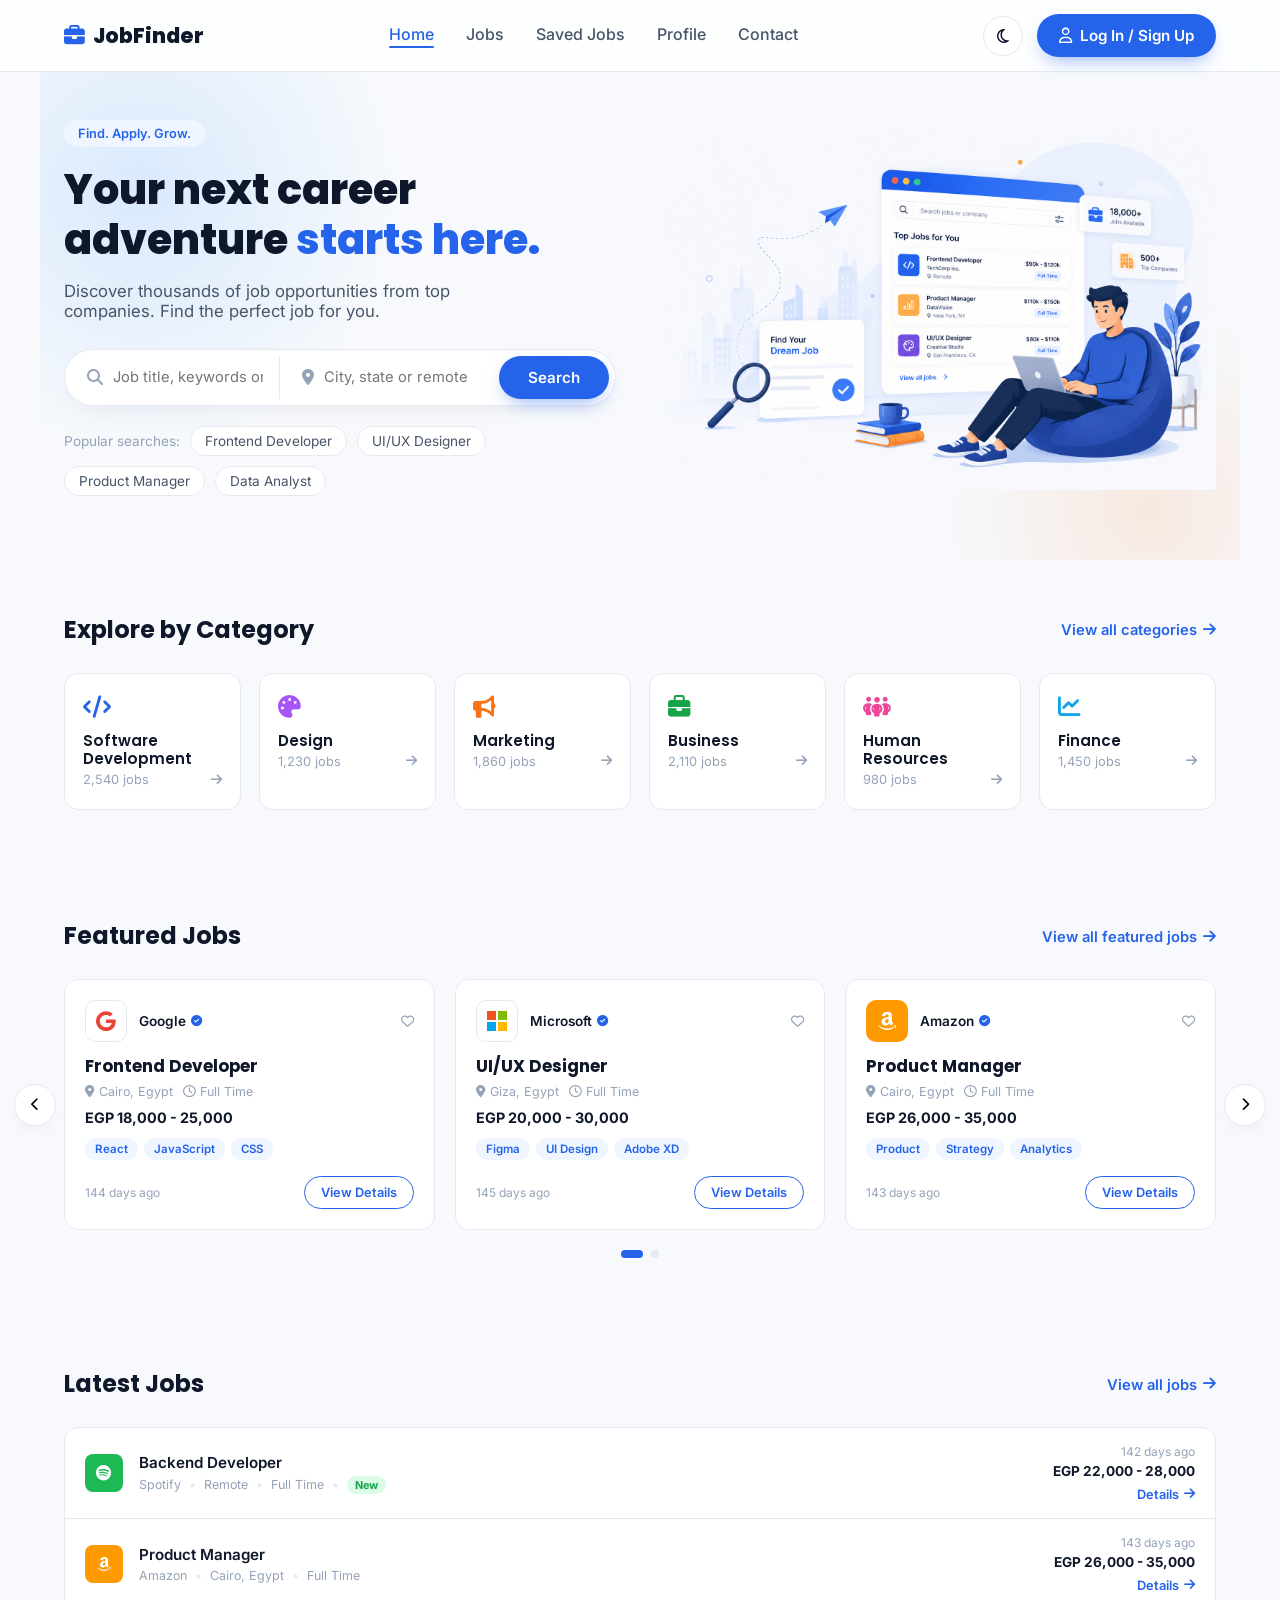
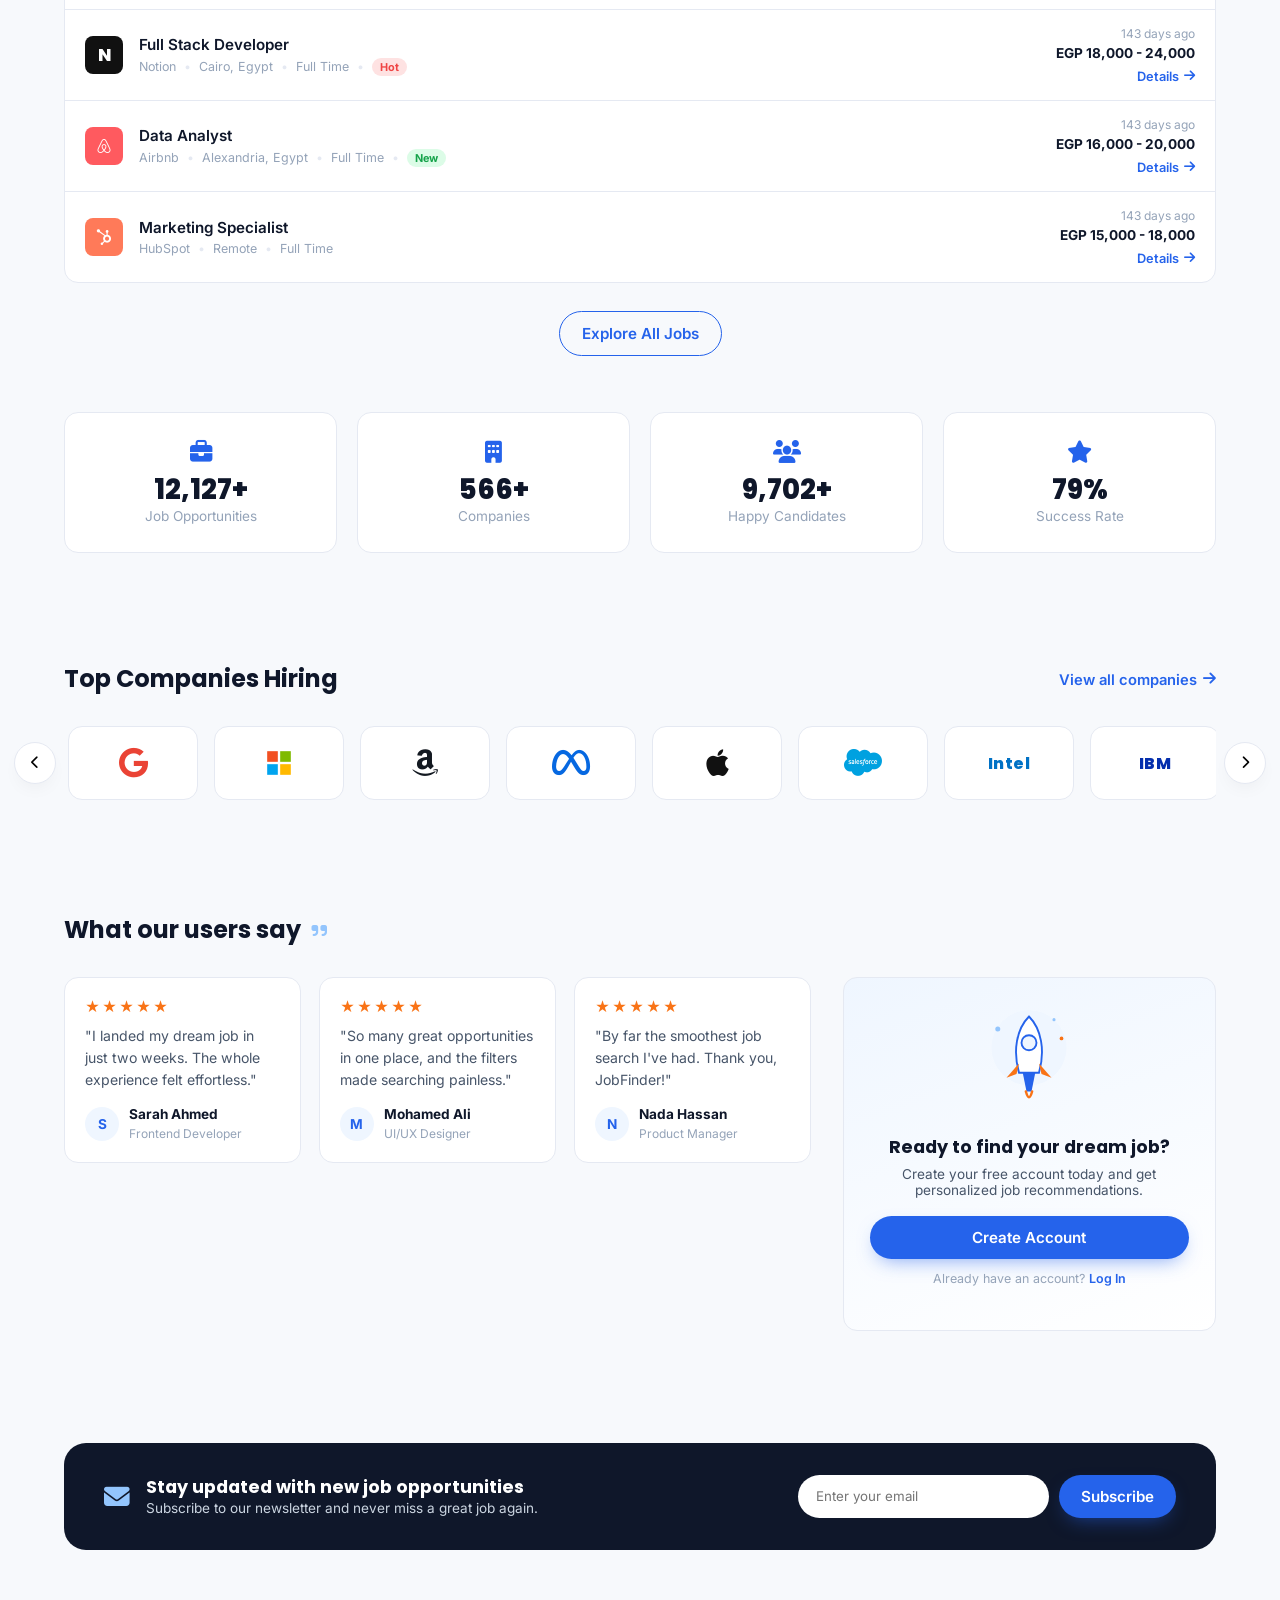
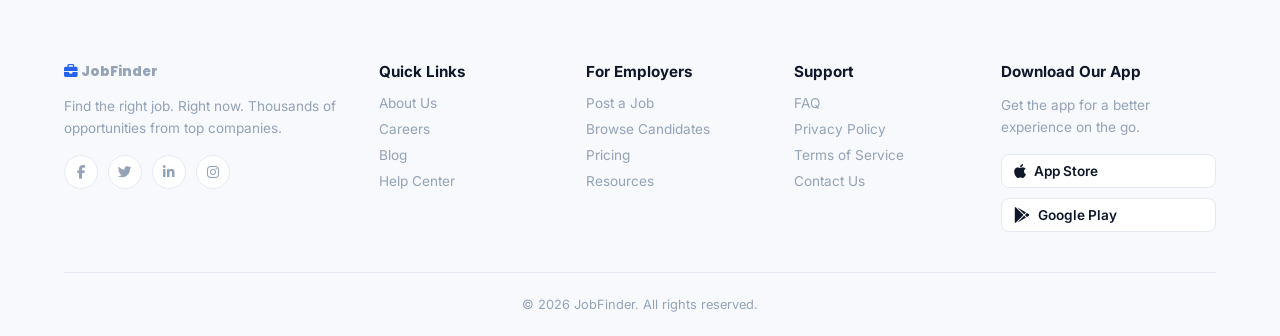
<file: index.html>
<!DOCTYPE html>
<html lang="en">
<head>
<meta charset="UTF-8">
<meta name="viewport" content="width=device-width, initial-scale=1.0">
<title>JobFinder | Find. Apply. Grow.</title>

<link rel="preconnect" href="https://fonts.googleapis.com">
<link href="https://fonts.googleapis.com/css2?family=Poppins:wght@400;500;600;700;800&family=Inter:wght@400;500;600&display=swap" rel="stylesheet">
<link rel="stylesheet" href="https://cdnjs.cloudflare.com/ajax/libs/font-awesome/6.5.1/css/all.min.css">
<link rel="icon" type="image/png" href="./assets/images/Job Finde Icon.png">
<link rel="stylesheet" href="assets/css/style.css">
<link rel="stylesheet" href="assets/css/components.css">
<link rel="stylesheet" href="assets/css/sections.css">
<link rel="stylesheet" href="assets/css/responsive.css">
</head>
<body>

<!-- Navbar (sticky) -->
<div class="navbar-outer">
  <header class="navbar">
    <a href="index.html" class="logo">
      <i class="fa-solid fa-briefcase"></i> JobFinder
    </a>

    <nav class="nav-links" id="navLinks">
      <a href="index.html" class="active">Home</a>
      <a href="pages/jobs.html">Jobs</a>
      <a href="pages/saved.html">Saved Jobs</a>
      <a href="pages/profile.html">Profile</a>
      <a href="pages/contact.html">Contact</a>
      <!-- Login button for mobile menu -->
      <a href="pages/profile.html" class="nav-login">
        <i class="fa-regular fa-user"></i>
        Log In / Sign Up
      </a>
    </nav>

    <div class="nav-actions">
      <button id="themeToggle" class="icon-btn" aria-label="Toggle dark mode">
        <i class="fa-regular fa-moon"></i>
      </button>
      <a href="pages/profile.html" class="btn btn-primary">
        <i class="fa-regular fa-user"></i> Log In / Sign Up
      </a>
    </div>

    <button class="icon-btn menu-toggle" id="menuToggle" aria-label="Menu">
      <i class="fa-solid fa-bars"></i>
    </button>
  </header>
</div>

<!-- Hero -->
<section class="hero">
  <div class="hero-text">
    <span class="badge">Find. Apply. Grow.</span>
    <h1>Your next career <br>adventure <span class="highlight">starts here.</span></h1>
    <p>Discover thousands of job opportunities from top companies. Find the perfect job for you.</p>

    <form class="search-bar" id="heroSearchForm">
      <div class="search-field">
        <i class="fa-solid fa-magnifying-glass"></i>
        <input type="text" id="searchTitle" placeholder="Job title, keywords or company">
      </div>
      <div class="search-field">
        <i class="fa-solid fa-location-dot"></i>
        <input type="text" id="searchLocation" placeholder="City, state or remote">
      </div>
      <button type="submit" class="btn btn-primary" id="searchBtn">
        <span class="btn-label">Search</span>
      </button>
    </form>

    <div class="popular-searches">
      <span>Popular searches:</span>
      <a href="pages/jobs.html?search=Frontend%20Developer">Frontend Developer</a>
      <a href="pages/jobs.html?search=UI%2FUX%20Designer">UI/UX Designer</a>
      <a href="pages/jobs.html?search=Product%20Manager">Product Manager</a>
      <a href="pages/jobs.html?search=Data%20Analyst">Data Analyst</a>
    </div>
  </div>

  <div class="hero-art">
    <img src="assets/images/hero-illustration.png" alt="Illustration of a person browsing job listings on a laptop">
  </div>
</section>


<!-- Categories -->
<section class="section">
  <div class="section-head">
    <h2>Explore by Category</h2>
    <a href="pages/jobs.html" class="link-arrow">View all categories <i class="fa-solid fa-arrow-right"></i></a>
  </div>

  <div class="category-grid" id="categoryGrid"></div>
</section>

<!-- Featured Jobs -->
<section class="section">
  <div class="section-head">
    <h2>Featured Jobs</h2>
    <a href="pages/jobs.html?featured=true" class="link-arrow">View all featured jobs <i class="fa-solid fa-arrow-right"></i></a>
  </div>

  <div class="featured-carousel">
    <button class="carousel-btn" id="featPrev" aria-label="Previous"><i class="fa-solid fa-chevron-left"></i></button>
    <div class="featured-viewport">
      <div class="featured-slider" id="featuredSlider"></div>
    </div>
    <button class="carousel-btn" id="featNext" aria-label="Next"><i class="fa-solid fa-chevron-right"></i></button>
  </div>
  <div class="dots" id="featDots"></div>
</section>

<!-- Latest Jobs -->
<section class="section">
  <div class="section-head">
    <h2>Latest Jobs</h2>
    <a href="pages/jobs.html" class="link-arrow">View all jobs <i class="fa-solid fa-arrow-right"></i></a>
  </div>

  <div class="latest-list" id="latestList"></div>

  <div class="center-btn">
    <a href="pages/jobs.html" class="btn btn-outline">Explore All Jobs</a>
  </div>
</section>

<!-- Stats -->
<section class="section stats-section">
  <div class="stats" id="statsGrid">
    <div class="stat">
      <i class="fa-solid fa-briefcase"></i>
      <h3 data-count="15000" data-suffix="+">0</h3>
      <p>Job Opportunities</p>
    </div>
    <div class="stat">
      <i class="fa-solid fa-building"></i>
      <h3 data-count="700" data-suffix="+">0</h3>
      <p>Companies</p>
    </div>
    <div class="stat">
      <i class="fa-solid fa-users"></i>
      <h3 data-count="12000" data-suffix="+">0</h3>
      <p>Happy Candidates</p>
    </div>
    <div class="stat">
      <i class="fa-solid fa-star"></i>
      <h3 data-count="98" data-suffix="%">0</h3>
      <p>Success Rate</p>
    </div>
  </div>
</section>

<!-- Top Companies -->
<section class="section">
  <div class="section-head">
    <h2>Top Companies Hiring</h2>
    <a href="pages/jobs.html" class="link-arrow">View all companies <i class="fa-solid fa-arrow-right"></i></a>
  </div>

  <div class="companies-carousel">
    <button class="carousel-btn" id="compPrev" aria-label="Previous"><i class="fa-solid fa-chevron-left"></i></button>
    <div class="companies-row" id="companiesRow"></div>
    <button class="carousel-btn" id="compNext" aria-label="Next"><i class="fa-solid fa-chevron-right"></i></button>
  </div>
</section>

<!-- Testimonials + CTA -->
<section class="section">
  <div class="testimonials-grid">
    <h2>What our users say <i class="fa-solid fa-quote-right"></i></h2>

    <div class="testimonial-cards" id="testimonialCards"></div>

    <div class="cta-card">
      <div class="cta-art" aria-hidden="true">
        <svg viewBox="0 0 160 200" xmlns="http://www.w3.org/2000/svg">
          <circle cx="80" cy="70" r="60" fill="var(--primary-soft)"/>
          <g>
            <path d="M80 20 C100 40 106 75 96 110 L64 110 C54 75 60 40 80 20Z" fill="var(--surface)" stroke="var(--primary)" stroke-width="3"/>
            <circle cx="80" cy="62" r="12" fill="var(--primary-soft)" stroke="var(--primary)" stroke-width="3"/>
            <path d="M64 95 L44 118 L60 112Z" fill="var(--accent)"/>
            <path d="M96 95 L116 118 L100 112Z" fill="var(--accent)"/>
            <path d="M70 110 L90 110 L84 140 L76 140Z" fill="var(--primary)"/>
            <path d="M75 140 Q80 158 85 140" fill="none" stroke="var(--accent)" stroke-width="4" stroke-linecap="round"/>
          </g>
          <circle cx="30" cy="40" r="4" fill="var(--primary-light)"/>
          <circle cx="132" cy="55" r="3" fill="var(--accent)"/>
          <circle cx="120" cy="25" r="2.5" fill="var(--primary-light)"/>
        </svg>
      </div>
      <h3>Ready to find your dream job?</h3>
      <p>Create your free account today and get personalized job recommendations.</p>
      <a href="pages/profile.html" class="btn btn-primary">Create Account</a>
      <p class="small">Already have an account? <a href="pages/profile.html">Log In</a></p>
    </div>
  </div>
</section>

<!-- Newsletter -->
<section class="section">
  <div class="newsletter">
    <div class="newsletter-copy">
      <i class="fa-solid fa-envelope"></i>
      <div>
        <h3>Stay updated with new job opportunities</h3>
        <p>Subscribe to our newsletter and never miss a great job again.</p>
      </div>
    </div>
    <form id="newsletterForm">
      <input type="email" id="newsletterEmail" placeholder="Enter your email" required>
      <button type="submit" class="btn btn-primary" id="newsletterBtn">Subscribe</button>
    </form>
  </div>
</section>

<!-- Footer -->
<footer class="footer">
  <div class="footer-grid">
    <div>
      <a href="index.html" class="logo"><i class="fa-solid fa-briefcase"></i> JobFinder</a>
      <p>Find the right job. Right now. Thousands of opportunities from top companies.</p>
      <div class="socials">
        <a href="#" aria-label="Facebook"><i class="fa-brands fa-facebook-f"></i></a>
        <a href="#" aria-label="Twitter"><i class="fa-brands fa-twitter"></i></a>
        <a href="#" aria-label="LinkedIn"><i class="fa-brands fa-linkedin-in"></i></a>
        <a href="#" aria-label="Instagram"><i class="fa-brands fa-instagram"></i></a>
      </div>
    </div>
    <div>
      <h4>Quick Links</h4>
      <a href="index.html">About Us</a>
      <a href="pages/jobs.html">Careers</a>
      <a href="#">Blog</a>
      <a href="pages/contact.html">Help Center</a>
    </div>
    <div>
      <h4>For Employers</h4>
      <a href="#">Post a Job</a>
      <a href="#">Browse Candidates</a>
      <a href="#">Pricing</a>
      <a href="#">Resources</a>
    </div>
    <div>
      <h4>Support</h4>
      <a href="#">FAQ</a>
      <a href="#">Privacy Policy</a>
      <a href="#">Terms of Service</a>
      <a href="pages/contact.html">Contact Us</a>
    </div>
    <div>
      <h4>Download Our App</h4>
      <p>Get the app for a better experience on the go.</p>
      <div class="app-badges">
        <a href="#" class="app-badge"><i class="fa-brands fa-apple"></i> App Store</a>
        <a href="#" class="app-badge"><i class="fa-brands fa-google-play"></i> Google Play</a>
      </div>
    </div>
  </div>
  <div class="footer-bottom">© 2026 JobFinder. All rights reserved.</div>
</footer>

<button id="backToTop" class="back-to-top" aria-label="Back to top">
  <i class="fa-solid fa-arrow-up"></i>
</button>

<script src="assets/js/api.js"></script>
<script src="assets/js/saved-jobs.js"></script>
<script src="assets/js/brands.js"></script>
<script src="assets/js/featured-jobs.js"></script>
<script src="assets/js/latest-jobs.js"></script>
<script src="assets/js/stats.js"></script>
<script src="assets/js/companies.js"></script>
<script src="assets/js/testimonials.js"></script>
<script src="assets/js/newsletter.js"></script>
<script src="assets/js/back-to-top.js"></script>
<script src="assets/js/theme.js"></script>
<script src="assets/js/categories.js"></script>
<script src="assets/js/hero-search.js"></script>
<script src="assets/js/menu.js"></script>
<script src="assets/js/main.js"></script>
</body>
</html>
</file>
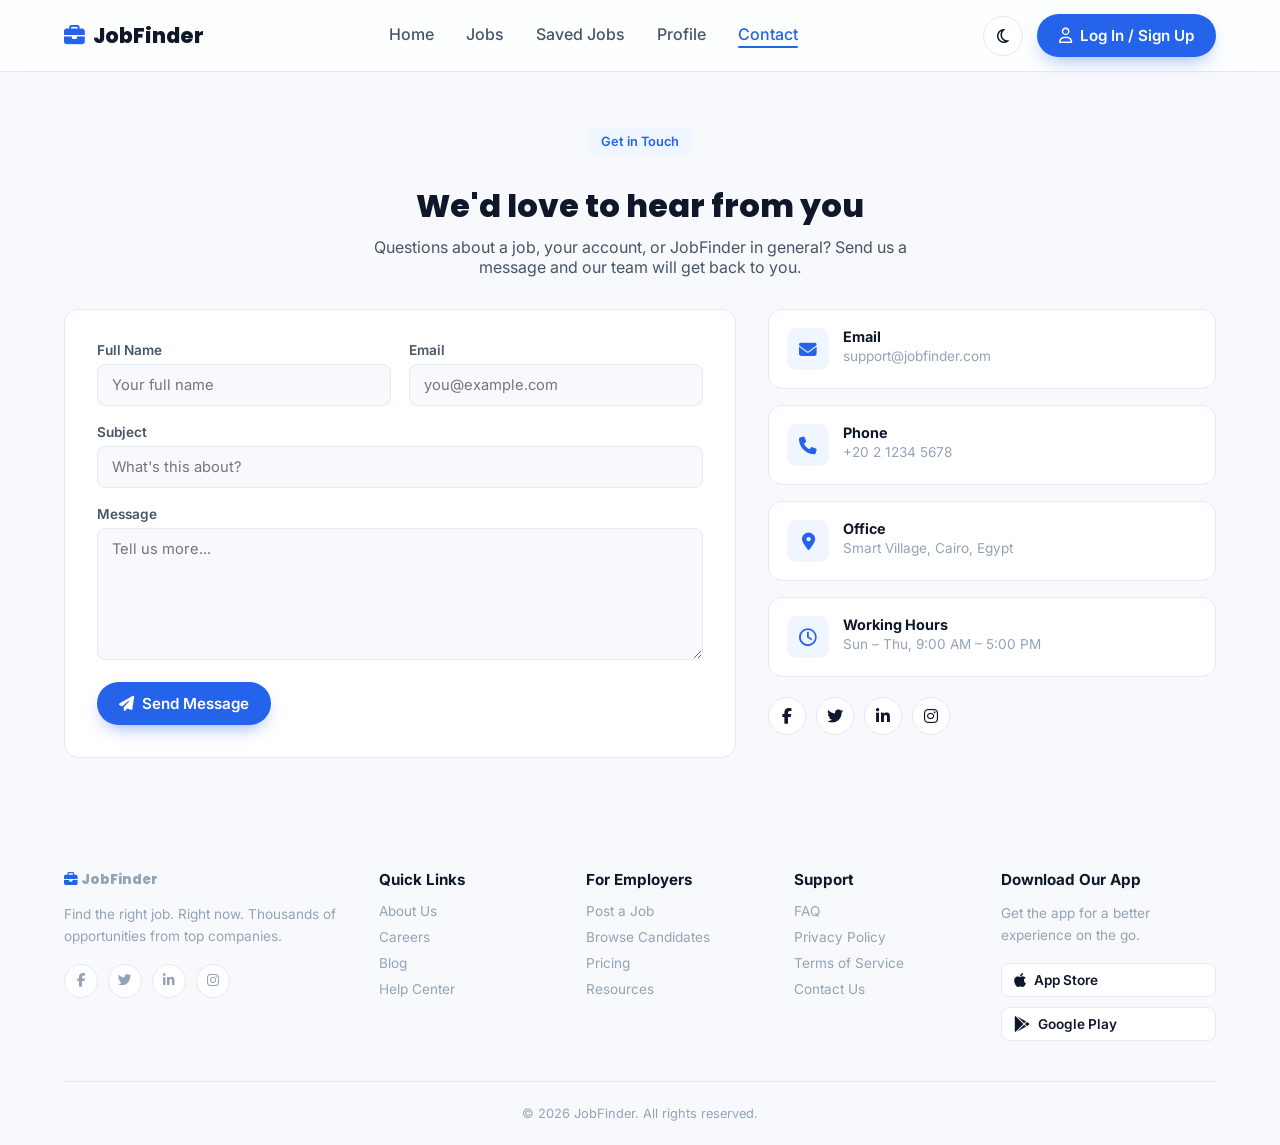
<file: pages/contact.html>
<!DOCTYPE html>
<html lang="en">
<head>
<meta charset="UTF-8">
<meta name="viewport" content="width=device-width, initial-scale=1.0">
<title>Contact | JobFinder</title>

<link rel="preconnect" href="https://fonts.googleapis.com">
<link href="https://fonts.googleapis.com/css2?family=Poppins:wght@400;500;600;700;800&family=Inter:wght@400;500;600&display=swap" rel="stylesheet">
<link rel="stylesheet" href="https://cdnjs.cloudflare.com/ajax/libs/font-awesome/6.5.1/css/all.min.css">

<link rel="stylesheet" href="../assets/css/style.css">
<link rel="stylesheet" href="../assets/css/components.css">
<link rel="stylesheet" href="../assets/css/sections.css">
<link rel="stylesheet" href="../assets/css/contact-page.css">
<link rel="stylesheet" href="../assets/css/responsive.css">
</head>
<body>


<!-- Navbar (sticky) -->
<div class="navbar-outer">
  <header class="navbar">
    <a href="../index.html" class="logo">
      <i class="fa-solid fa-briefcase"></i> JobFinder
    </a>

    <nav class="nav-links" id="navLinks">
      <a href="../index.html">Home</a>
      <a href="jobs.html">Jobs</a>
      <a href="saved.html">Saved Jobs</a>
      <a href="profile.html">Profile</a>
      <a href="contact.html" class="active">Contact</a>
      <a href="profile.html" class="nav-login">
        <i class="fa-regular fa-user"></i>
        Log In / Sign Up
      </a>
    </nav>

    <div class="nav-actions">
      <button id="themeToggle" class="icon-btn" aria-label="Toggle dark mode">
        <i class="fa-regular fa-moon"></i>
      </button>
      <a href="profile.html" class="btn btn-primary">
        <i class="fa-regular fa-user"></i> Log In / Sign Up
      </a>
    </div>

    <button class="icon-btn menu-toggle" id="menuToggle" aria-label="Menu">
      <i class="fa-solid fa-bars"></i>
    </button>
  </header>
</div>

<!-- Contact header -->
<section class="section contact-header">
  <span class="badge">Get in Touch</span>
  <h1>We'd love to hear from you</h1>
  <p>Questions about a job, your account, or JobFinder in general? Send us a message and our team will get back to you.</p>
</section>

<!-- Contact content -->
<section class="section contact-section">
  <div class="contact-grid">
    <form class="contact-form" id="contactForm">
      <div class="form-row">
        <label>Full Name
          <input type="text" id="contactName" placeholder="Your full name" required>
        </label>
        <label>Email
          <input type="email" id="contactEmail" placeholder="you@example.com" required>
        </label>
      </div>
      <label>Subject
        <input type="text" id="contactSubject" placeholder="What's this about?" required>
      </label>
      <label>Message
        <textarea id="contactMessage" rows="6" placeholder="Tell us more..." required></textarea>
      </label>
      <button type="submit" class="btn btn-primary">
        <i class="fa-solid fa-paper-plane"></i> Send Message
      </button>
    </form>

    <div class="contact-info">
      <div class="contact-info-card">
        <div class="contact-info-icon"><i class="fa-solid fa-envelope"></i></div>
        <div>
          <h4>Email</h4>
          <p>support@jobfinder.com</p>
        </div>
      </div>
      <div class="contact-info-card">
        <div class="contact-info-icon"><i class="fa-solid fa-phone"></i></div>
        <div>
          <h4>Phone</h4>
          <p>+20 2 1234 5678</p>
        </div>
      </div>
      <div class="contact-info-card">
        <div class="contact-info-icon"><i class="fa-solid fa-location-dot"></i></div>
        <div>
          <h4>Office</h4>
          <p>Smart Village, Cairo, Egypt</p>
        </div>
      </div>
      <div class="contact-info-card">
        <div class="contact-info-icon"><i class="fa-regular fa-clock"></i></div>
        <div>
          <h4>Working Hours</h4>
          <p>Sun – Thu, 9:00 AM – 5:00 PM</p>
        </div>
      </div>

      <div class="contact-socials">
        <a href="#" aria-label="Facebook"><i class="fa-brands fa-facebook-f"></i></a>
        <a href="#" aria-label="Twitter"><i class="fa-brands fa-twitter"></i></a>
        <a href="#" aria-label="LinkedIn"><i class="fa-brands fa-linkedin-in"></i></a>
        <a href="#" aria-label="Instagram"><i class="fa-brands fa-instagram"></i></a>
      </div>
    </div>
  </div>
</section>

<!-- Message sent confirmation modal -->
<div class="modal-overlay" id="contactModalOverlay">
  <div class="modal-card">
    <div class="modal-icon"><i class="fa-solid fa-circle-check"></i></div>
    <h3>Message Sent</h3>
    <p id="contactModalText">Thanks for reaching out — we'll get back to you soon.</p>
    <button class="btn btn-primary" id="contactModalClose">Done</button>
  </div>
</div>

<!-- Footer -->
<footer class="footer">
  <div class="footer-grid">
    <div>
      <a href="../index.html" class="logo"><i class="fa-solid fa-briefcase"></i> JobFinder</a>
      <p>Find the right job. Right now. Thousands of opportunities from top companies.</p>
      <div class="socials">
        <a href="#" aria-label="Facebook"><i class="fa-brands fa-facebook-f"></i></a>
        <a href="#" aria-label="Twitter"><i class="fa-brands fa-twitter"></i></a>
        <a href="#" aria-label="LinkedIn"><i class="fa-brands fa-linkedin-in"></i></a>
        <a href="#" aria-label="Instagram"><i class="fa-brands fa-instagram"></i></a>
      </div>
    </div>
    <div>
      <h4>Quick Links</h4>
      <a href="../index.html">About Us</a>
      <a href="jobs.html">Careers</a>
      <a href="#">Blog</a>
      <a href="contact.html">Help Center</a>
    </div>
    <div>
      <h4>For Employers</h4>
      <a href="#">Post a Job</a>
      <a href="#">Browse Candidates</a>
      <a href="#">Pricing</a>
      <a href="#">Resources</a>
    </div>
    <div>
      <h4>Support</h4>
      <a href="#">FAQ</a>
      <a href="#">Privacy Policy</a>
      <a href="#">Terms of Service</a>
      <a href="contact.html">Contact Us</a>
    </div>
    <div>
      <h4>Download Our App</h4>
      <p>Get the app for a better experience on the go.</p>
      <div class="app-badges">
        <a href="#" class="app-badge"><i class="fa-brands fa-apple"></i> App Store</a>
        <a href="#" class="app-badge"><i class="fa-brands fa-google-play"></i> Google Play</a>
      </div>
    </div>
  </div>
  <div class="footer-bottom">© 2026 JobFinder. All rights reserved.</div>
</footer>

<button id="backToTop" class="back-to-top" aria-label="Back to top">
  <i class="fa-solid fa-arrow-up"></i>
</button>

<script src="../assets/js/theme.js"></script>
<script src="../assets/js/menu.js"></script>
<script src="../assets/js/back-to-top.js"></script>
<script src="../assets/js/contact-page.js"></script>
</body>
</html>
</file>
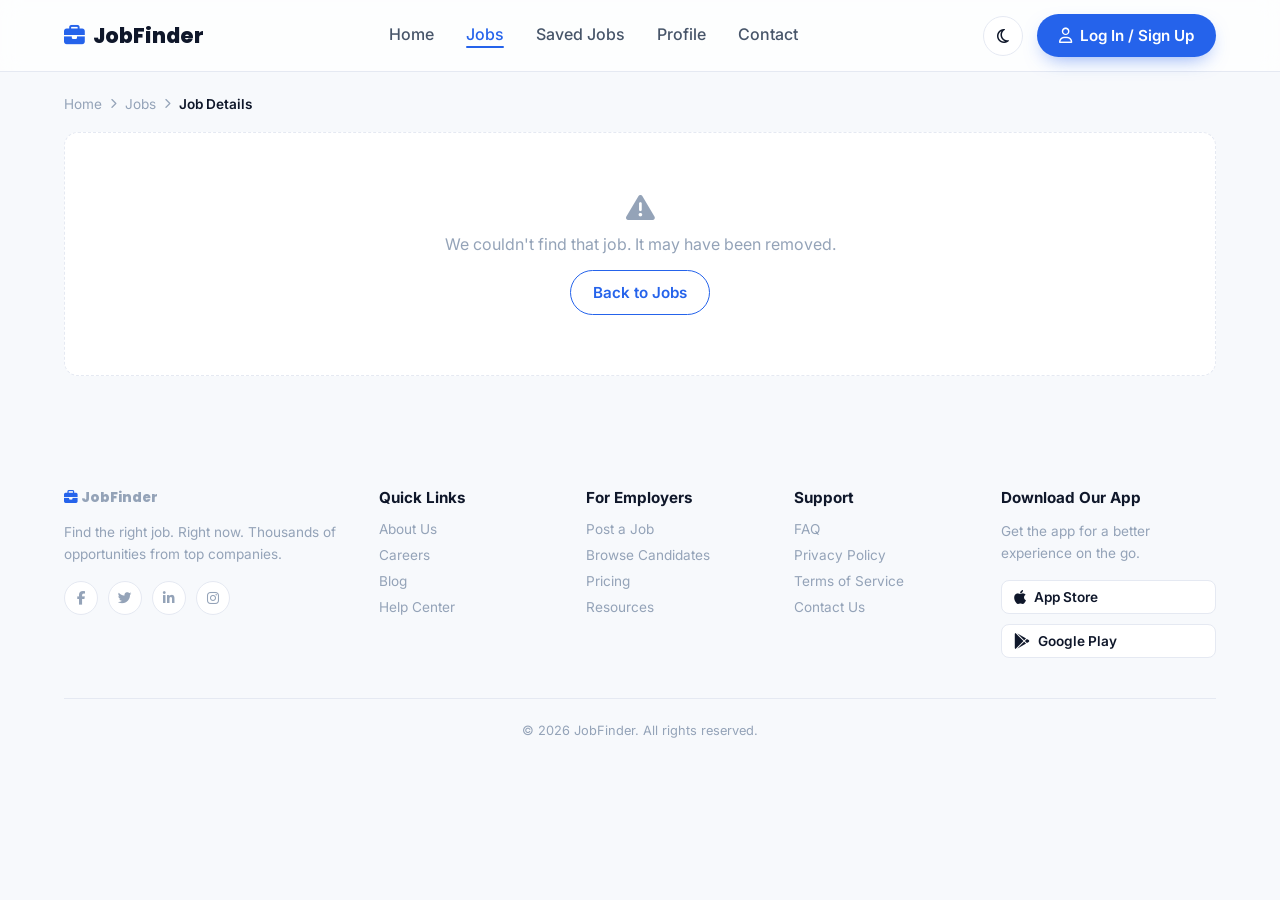
<file: pages/job-details.html>
<!DOCTYPE html>
<html lang="en">
<head>
<meta charset="UTF-8">
<meta name="viewport" content="width=device-width, initial-scale=1.0">
<title>Job Details | JobFinder</title>

<link rel="preconnect" href="https://fonts.googleapis.com">
<link href="https://fonts.googleapis.com/css2?family=Poppins:wght@400;500;600;700;800&family=Inter:wght@400;500;600&display=swap" rel="stylesheet">
<link rel="stylesheet" href="https://cdnjs.cloudflare.com/ajax/libs/font-awesome/6.5.1/css/all.min.css">

<link rel="stylesheet" href="../assets/css/style.css">
<link rel="stylesheet" href="../assets/css/components.css">
<link rel="stylesheet" href="../assets/css/sections.css">
<link rel="stylesheet" href="../assets/css/job-details-page.css">
<link rel="stylesheet" href="../assets/css/responsive.css">
</head>
<body>


<!-- Navbar (sticky) -->
<div class="navbar-outer">
  <header class="navbar">
    <a href="../index.html" class="logo">
      <i class="fa-solid fa-briefcase"></i> JobFinder
    </a>

    <nav class="nav-links" id="navLinks">
      <a href="../index.html">Home</a>
      <a href="jobs.html" class="active">Jobs</a>
      <a href="saved.html">Saved Jobs</a>
      <a href="profile.html">Profile</a>
      <a href="contact.html">Contact</a>
      <a href="profile.html" class="nav-login">
        <i class="fa-regular fa-user"></i>
        Log In / Sign Up
      </a>
    </nav>

    <div class="nav-actions">
      <button id="themeToggle" class="icon-btn" aria-label="Toggle dark mode">
        <i class="fa-regular fa-moon"></i>
      </button>
      <a href="profile.html" class="btn btn-primary">
        <i class="fa-regular fa-user"></i> Log In / Sign Up
      </a>
    </div>

    <button class="icon-btn menu-toggle" id="menuToggle" aria-label="Menu">
      <i class="fa-solid fa-bars"></i>
    </button>
  </header>
</div>

<!-- Breadcrumb -->
<div class="section breadcrumb-section">
  <nav class="breadcrumb" id="breadcrumb">
    <a href="../index.html">Home</a>
    <i class="fa-solid fa-chevron-right"></i>
    <a href="jobs.html">Jobs</a>
    <i class="fa-solid fa-chevron-right"></i>
    <span id="breadcrumbTitle">Job Details</span>
  </nav>
</div>

<!-- Job details content (filled in by job-details.js) -->
<div class="section job-details-wrap" id="jobDetailsWrap">
  <div class="skeleton job-details-skeleton"></div>
</div>

<button id="backToTop" class="back-to-top" aria-label="Back to top">
  <i class="fa-solid fa-arrow-up"></i>
</button>

<!-- Login required modal -->
<div class="modal-overlay" id="loginRequiredOverlay">
  <div class="modal-card">
    <div class="modal-icon warn"><i class="fa-solid fa-lock"></i></div>
    <h3>Please log in to apply</h3>
    <p>Create a free account or log in first — applications are saved under your email so you can track them later.</p>
    <a class="btn btn-primary" href="profile.html">Go to Profile</a>
  </div>
</div>

<!-- Apply form modal (2 steps) -->
<div class="modal-overlay" id="applyFormOverlay">
  <div class="modal-card modal-card-form">
    <button class="modal-close" id="applyFormClose" aria-label="Close">
      <i class="fa-solid fa-xmark"></i>
    </button>
    <h3>Apply for <span id="applyFormJobTitle"></span></h3>
    <p class="modal-sub">Step <span id="applyStepLabel">1</span> of 2 — this is a demo application, nothing is uploaded or sent anywhere.</p>

    <form id="applyForm" novalidate>
      <div class="apply-step" id="applyStep1">
        <label>Full Name
          <input type="text" id="applyName" placeholder="Your full name" required>
        </label>
        <label>Email
          <input type="email" id="applyEmail" placeholder="you@example.com" required>
        </label>
        <label>Phone
          <input type="tel" id="applyPhone" placeholder="+20 1xx xxx xxxx" required>
        </label>
        <p class="form-error hidden" id="applyStep1Error"></p>
        <button type="button" class="btn btn-primary" id="applyNextBtn">Next</button>
      </div>

      <div class="apply-step hidden" id="applyStep2">
        <label>Attach your CV <span class="required-mark">(required, PDF)</span>
          <input type="file" id="applyCv" accept=".pdf">
        </label>
        <label>Cover message <span class="optional">(optional)</span>
          <textarea id="applyMessage" rows="3" placeholder="Anything you'd like to add..."></textarea>
        </label>
        <p class="form-error hidden" id="applyStep2Error"></p>
        <div class="step-actions">
          <button type="button" class="btn btn-outline" id="applyBackBtn">Back</button>
          <button type="submit" class="btn btn-primary">Submit Application</button>
        </div>
      </div>
    </form>
  </div>
</div>

<!-- Apply success modal -->
<div class="modal-overlay" id="applyModalOverlay">
  <div class="modal-card">
    <div class="modal-icon"><i class="fa-solid fa-circle-check"></i></div>
    <h3>Application Submitted Successfully</h3>
    <p id="applyModalText">Your application has been recorded.</p>
    <button class="btn btn-primary" id="applyModalClose">Done</button>
  </div>
</div>

<!-- Withdraw confirmation modal -->
<div class="modal-overlay" id="withdrawOverlay">
  <div class="modal-card">
    <div class="modal-icon warn"><i class="fa-solid fa-circle-question"></i></div>
    <h3>Withdraw your application?</h3>
    <p id="withdrawText">You already applied to this job. Do you want to withdraw your application?</p>
    <div class="modal-actions">
      <button class="btn btn-outline" id="withdrawCancel">Keep Application</button>
      <button class="btn btn-danger" id="withdrawConfirm">Withdraw</button>
    </div>
  </div>
</div>

<!-- Footer -->
<footer class="footer">
  <div class="footer-grid">
    <div>
      <a href="../index.html" class="logo"><i class="fa-solid fa-briefcase"></i> JobFinder</a>
      <p>Find the right job. Right now. Thousands of opportunities from top companies.</p>
      <div class="socials">
        <a href="#" aria-label="Facebook"><i class="fa-brands fa-facebook-f"></i></a>
        <a href="#" aria-label="Twitter"><i class="fa-brands fa-twitter"></i></a>
        <a href="#" aria-label="LinkedIn"><i class="fa-brands fa-linkedin-in"></i></a>
        <a href="#" aria-label="Instagram"><i class="fa-brands fa-instagram"></i></a>
      </div>
    </div>
    <div>
      <h4>Quick Links</h4>
      <a href="../index.html">About Us</a>
      <a href="jobs.html">Careers</a>
      <a href="#">Blog</a>
      <a href="contact.html">Help Center</a>
    </div>
    <div>
      <h4>For Employers</h4>
      <a href="#">Post a Job</a>
      <a href="#">Browse Candidates</a>
      <a href="#">Pricing</a>
      <a href="#">Resources</a>
    </div>
    <div>
      <h4>Support</h4>
      <a href="#">FAQ</a>
      <a href="#">Privacy Policy</a>
      <a href="#">Terms of Service</a>
      <a href="contact.html">Contact Us</a>
    </div>
    <div>
      <h4>Download Our App</h4>
      <p>Get the app for a better experience on the go.</p>
      <div class="app-badges">
        <a href="#" class="app-badge"><i class="fa-brands fa-apple"></i> App Store</a>
        <a href="#" class="app-badge"><i class="fa-brands fa-google-play"></i> Google Play</a>
      </div>
    </div>
  </div>
  <div class="footer-bottom">© 2026 JobFinder. All rights reserved.</div>
</footer>

<script src="../assets/js/api.js"></script>
<script src="../assets/js/brands.js"></script>
<script src="../assets/js/saved-jobs.js"></script>
<script src="../assets/js/user-profile.js"></script>
<script src="../assets/js/applied-jobs.js"></script>
<script src="../assets/js/theme.js"></script>
<script src="../assets/js/menu.js"></script>
<script src="../assets/js/back-to-top.js"></script>
<script src="../assets/js/job-details.js"></script>
</body>
</html>
</file>
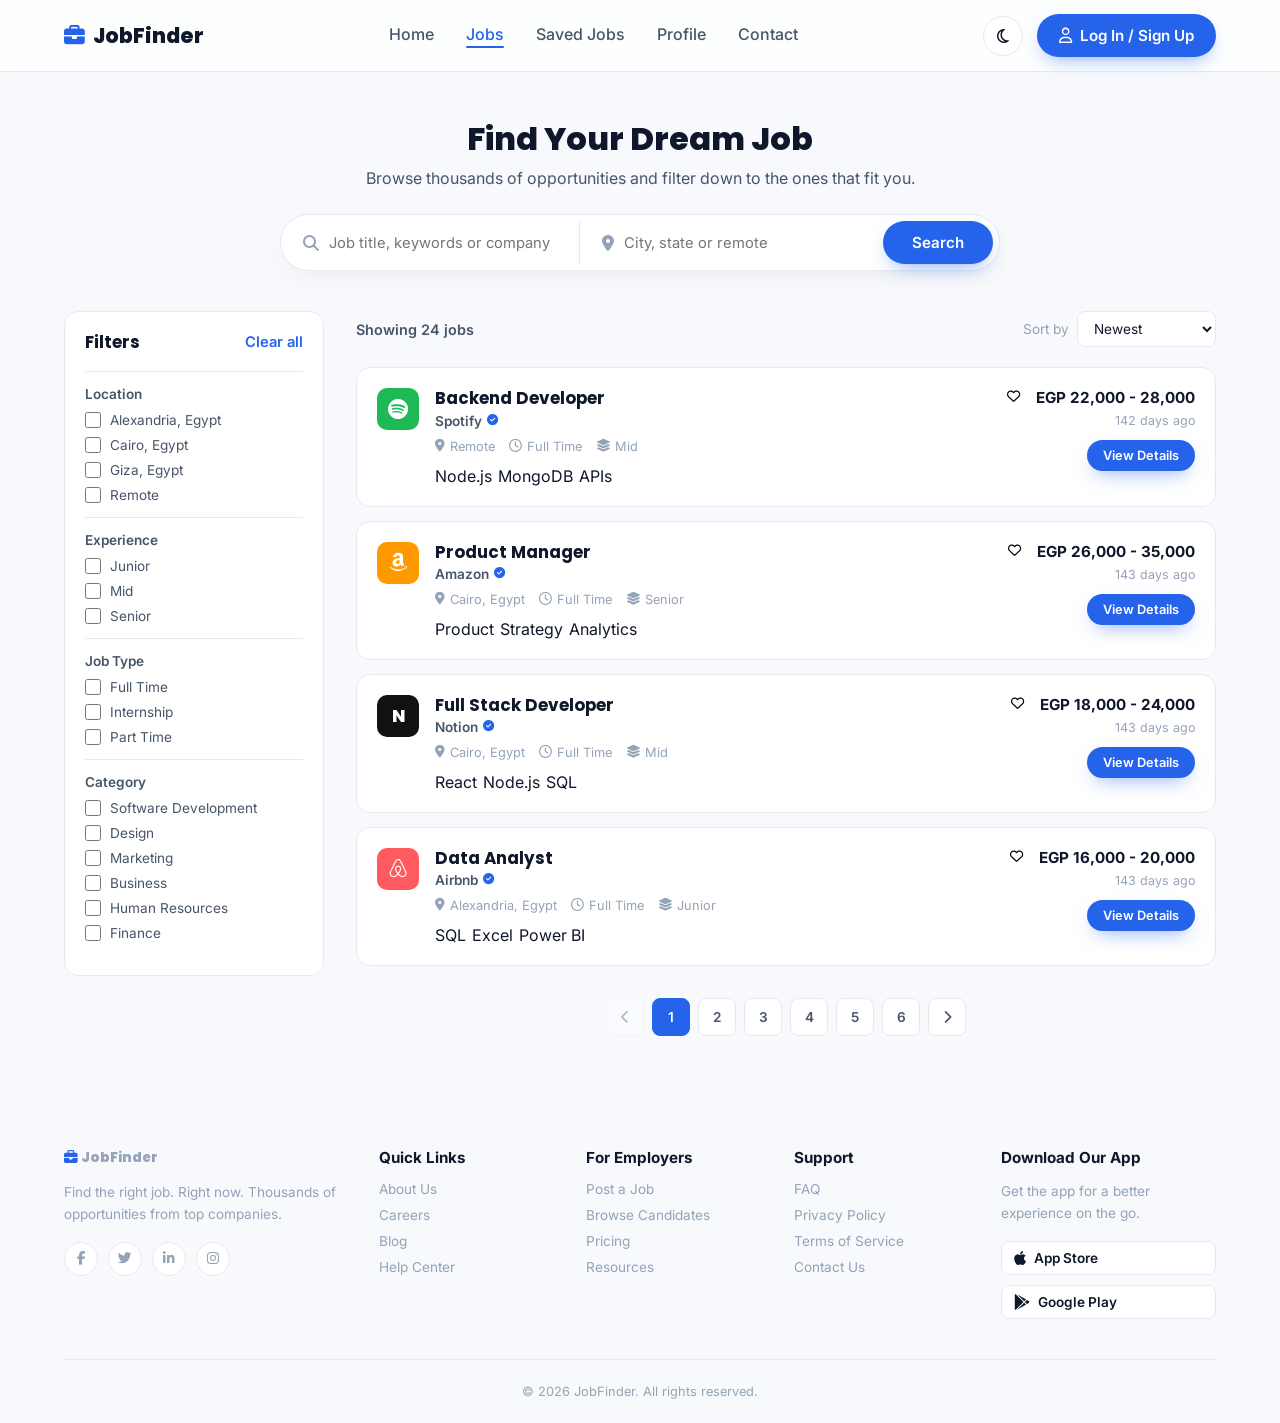
<file: pages/jobs.html>
<!DOCTYPE html>
<html lang="en">
<head>
<meta charset="UTF-8">
<meta name="viewport" content="width=device-width, initial-scale=1.0">
<title>Jobs | JobFinder</title>

<link rel="preconnect" href="https://fonts.googleapis.com">
<link href="https://fonts.googleapis.com/css2?family=Poppins:wght@400;500;600;700;800&family=Inter:wght@400;500;600&display=swap" rel="stylesheet">
<link rel="stylesheet" href="https://cdnjs.cloudflare.com/ajax/libs/font-awesome/6.5.1/css/all.min.css">

<link rel="stylesheet" href="../assets/css/style.css">
<link rel="stylesheet" href="../assets/css/components.css">
<link rel="stylesheet" href="../assets/css/sections.css">
<link rel="stylesheet" href="../assets/css/jobs-page.css">
<link rel="stylesheet" href="../assets/css/responsive.css">
</head>
<body>


<!-- Navbar (sticky) -->
<div class="navbar-outer">
  <header class="navbar">
    <a href="../index.html" class="logo">
      <i class="fa-solid fa-briefcase"></i> JobFinder
    </a>

    <nav class="nav-links" id="navLinks">
      <a href="../index.html">Home</a>
      <a href="jobs.html" class="active">Jobs</a>
      <a href="saved.html">Saved Jobs</a>
      <a href="profile.html">Profile</a>
      <a href="contact.html">Contact</a>
      <a href="profile.html" class="nav-login">
        <i class="fa-regular fa-user"></i>
        Log In / Sign Up
      </a>
    </nav>

    <div class="nav-actions">
      <button id="themeToggle" class="icon-btn" aria-label="Toggle dark mode">
        <i class="fa-regular fa-moon"></i>
      </button>
      <a href="profile.html" class="btn btn-primary">
        <i class="fa-regular fa-user"></i> Log In / Sign Up
      </a>
    </div>

    <button class="icon-btn menu-toggle" id="menuToggle" aria-label="Menu">
      <i class="fa-solid fa-bars"></i>
    </button>
  </header>
</div>

<!-- Jobs hero / search -->
<section class="jobs-hero">
  <h1>Find Your Dream Job</h1>
  <p>Browse thousands of opportunities and filter down to the ones that fit you.</p>

  <form class="search-bar jobs-search-bar" id="jobsSearchForm">
    <div class="search-field">
      <i class="fa-solid fa-magnifying-glass"></i>
      <input type="text" id="jobsSearchTitle" placeholder="Job title, keywords or company">
    </div>
    <div class="search-field">
      <i class="fa-solid fa-location-dot"></i>
      <input type="text" id="jobsSearchLocation" placeholder="City, state or remote">
    </div>
    <button type="submit" class="btn btn-primary">Search</button>
  </form>
</section>

<!-- Filters + results -->
<section class="section jobs-layout">

  <div class="filters-overlay" id="filtersOverlay"></div>

  <aside class="filters-panel" id="filtersPanel">
    <div class="filters-head">
      <h3>Filters <span class="filter-count" id="filterCount"></span></h3>
      <div class="filters-head-actions">
        <button type="button" class="link-arrow" id="clearFilters">Clear all</button>
        <button type="button" class="icon-btn filters-close" id="closeFilters" aria-label="Close filters">
          <i class="fa-solid fa-xmark"></i>
        </button>
      </div>
    </div>

    <div class="filter-group">
      <h4>Location</h4>
      <div id="locationFilters" class="filter-options"></div>
    </div>

    <div class="filter-group">
      <h4>Experience</h4>
      <div id="experienceFilters" class="filter-options"></div>
    </div>

    <div class="filter-group">
      <h4>Job Type</h4>
      <div id="typeFilters" class="filter-options"></div>
    </div>

    <div class="filter-group">
      <h4>Category</h4>
      <div id="categoryFilters" class="filter-options"></div>
    </div>
  </aside>

  <main class="jobs-main">
    <div class="jobs-toolbar">
      <p id="resultsCount">Showing jobs</p>

      <div class="jobs-toolbar-actions">
        <div class="sort-wrap">
          <label for="sortSelect">Sort by</label>
          <select id="sortSelect">
            <option value="newest">Newest</option>
            <option value="oldest">Oldest</option>
            <option value="salary-high">Highest Salary</option>
            <option value="salary-low">Lowest Salary</option>
            <option value="az">A-Z</option>
          </select>
        </div>

        <button class="btn btn-outline mobile-filter-btn" id="openFilters">
          <i class="fa-solid fa-sliders"></i> Filters
        </button>
      </div>
    </div>

    <div class="jobs-list" id="jobsList">
      <div class="skeleton job-list-skeleton"></div>
      <div class="skeleton job-list-skeleton"></div>
      <div class="skeleton job-list-skeleton"></div>
    </div>

    <div class="pagination" id="pagination"></div>
  </main>
</section>

<!-- Footer -->
<footer class="footer">
  <div class="footer-grid">
    <div>
      <a href="../index.html" class="logo"><i class="fa-solid fa-briefcase"></i> JobFinder</a>
      <p>Find the right job. Right now. Thousands of opportunities from top companies.</p>
      <div class="socials">
        <a href="#" aria-label="Facebook"><i class="fa-brands fa-facebook-f"></i></a>
        <a href="#" aria-label="Twitter"><i class="fa-brands fa-twitter"></i></a>
        <a href="#" aria-label="LinkedIn"><i class="fa-brands fa-linkedin-in"></i></a>
        <a href="#" aria-label="Instagram"><i class="fa-brands fa-instagram"></i></a>
      </div>
    </div>
    <div>
      <h4>Quick Links</h4>
      <a href="../index.html">About Us</a>
      <a href="jobs.html">Careers</a>
      <a href="#">Blog</a>
      <a href="contact.html">Help Center</a>
    </div>
    <div>
      <h4>For Employers</h4>
      <a href="#">Post a Job</a>
      <a href="#">Browse Candidates</a>
      <a href="#">Pricing</a>
      <a href="#">Resources</a>
    </div>
    <div>
      <h4>Support</h4>
      <a href="#">FAQ</a>
      <a href="#">Privacy Policy</a>
      <a href="#">Terms of Service</a>
      <a href="contact.html">Contact Us</a>
    </div>
    <div>
      <h4>Download Our App</h4>
      <p>Get the app for a better experience on the go.</p>
      <div class="app-badges">
        <a href="#" class="app-badge"><i class="fa-brands fa-apple"></i> App Store</a>
        <a href="#" class="app-badge"><i class="fa-brands fa-google-play"></i> Google Play</a>
      </div>
    </div>
  </div>
  <div class="footer-bottom">© 2026 JobFinder. All rights reserved.</div>
</footer>

<button id="backToTop" class="back-to-top" aria-label="Back to top">
  <i class="fa-solid fa-arrow-up"></i>
</button>

<script src="../assets/js/api.js"></script>
<script src="../assets/js/saved-jobs.js"></script>
<script src="../assets/js/brands.js"></script>
<script src="../assets/js/theme.js"></script>
<script src="../assets/js/menu.js"></script>
<script src="../assets/js/back-to-top.js"></script>
<script src="../assets/js/jobs-filters.js"></script>
<script src="../assets/js/jobs-sort.js"></script>
<script src="../assets/js/jobs-pagination.js"></script>
<script src="../assets/js/jobs-mobile-filters.js"></script>
<script src="../assets/js/jobs-page.js"></script>
</body>
</html>
</file>
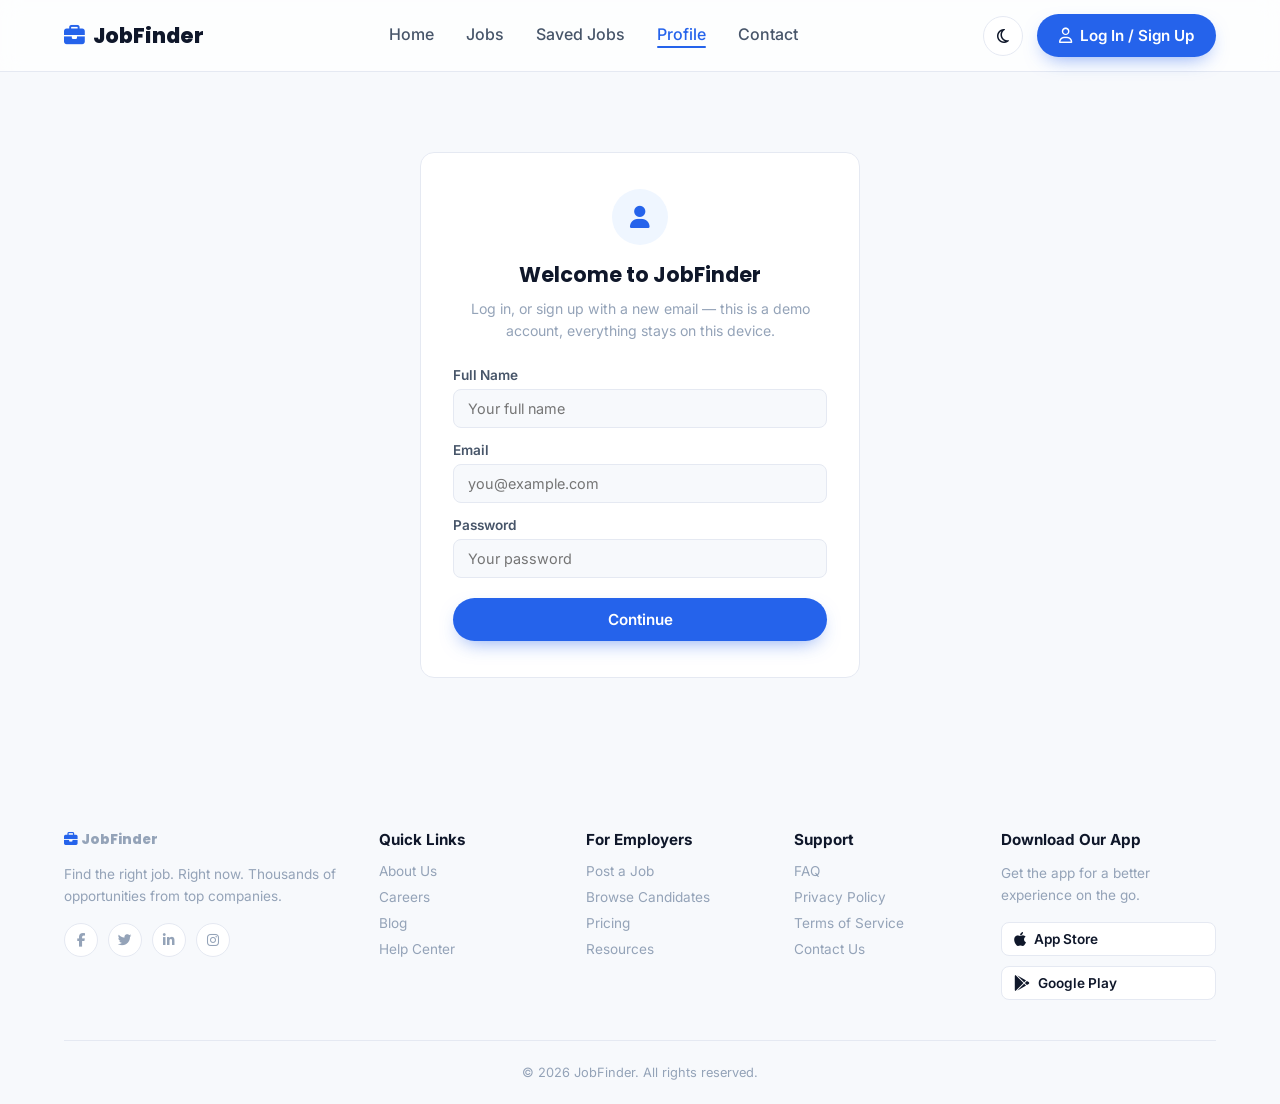
<file: pages/profile.html>
<!DOCTYPE html>
<html lang="en">
<head>
<meta charset="UTF-8">
<meta name="viewport" content="width=device-width, initial-scale=1.0">
<title>Profile | JobFinder</title>

<link rel="preconnect" href="https://fonts.googleapis.com">
<link href="https://fonts.googleapis.com/css2?family=Poppins:wght@400;500;600;700;800&family=Inter:wght@400;500;600&display=swap" rel="stylesheet">
<link rel="stylesheet" href="https://cdnjs.cloudflare.com/ajax/libs/font-awesome/6.5.1/css/all.min.css">

<link rel="stylesheet" href="../assets/css/style.css">
<link rel="stylesheet" href="../assets/css/components.css">
<link rel="stylesheet" href="../assets/css/sections.css">
<link rel="stylesheet" href="../assets/css/profile-page.css">
<link rel="stylesheet" href="../assets/css/responsive.css">
</head>
<body>


<!-- Navbar (sticky) -->
<div class="navbar-outer">
  <header class="navbar">
    <a href="../index.html" class="logo">
      <i class="fa-solid fa-briefcase"></i> JobFinder
    </a>

    <nav class="nav-links" id="navLinks">
      <a href="../index.html">Home</a>
      <a href="jobs.html">Jobs</a>
      <a href="saved.html">Saved Jobs</a>
      <a href="profile.html" class="active">Profile</a>
      <a href="contact.html">Contact</a>
      <a href="profile.html" class="nav-login">
        <i class="fa-regular fa-user"></i>
        Log In / Sign Up
      </a>
    </nav>

    <div class="nav-actions">
      <button id="themeToggle" class="icon-btn" aria-label="Toggle dark mode">
        <i class="fa-regular fa-moon"></i>
      </button>
      <a href="profile.html" class="btn btn-primary">
        <i class="fa-regular fa-user"></i> Log In / Sign Up
      </a>
    </div>

    <button class="icon-btn menu-toggle" id="menuToggle" aria-label="Menu">
      <i class="fa-solid fa-bars"></i>
    </button>
  </header>
</div>

<!-- Profile content (filled in by profile-page.js) -->
<section class="section profile-section">
  <div id="profileContent">
    <div class="skeleton profile-skeleton"></div>
  </div>
</section>

<!-- Footer -->
<footer class="footer">
  <div class="footer-grid">
    <div>
      <a href="../index.html" class="logo"><i class="fa-solid fa-briefcase"></i> JobFinder</a>
      <p>Find the right job. Right now. Thousands of opportunities from top companies.</p>
      <div class="socials">
        <a href="#" aria-label="Facebook"><i class="fa-brands fa-facebook-f"></i></a>
        <a href="#" aria-label="Twitter"><i class="fa-brands fa-twitter"></i></a>
        <a href="#" aria-label="LinkedIn"><i class="fa-brands fa-linkedin-in"></i></a>
        <a href="#" aria-label="Instagram"><i class="fa-brands fa-instagram"></i></a>
      </div>
    </div>
    <div>
      <h4>Quick Links</h4>
      <a href="../index.html">About Us</a>
      <a href="jobs.html">Careers</a>
      <a href="#">Blog</a>
      <a href="contact.html">Help Center</a>
    </div>
    <div>
      <h4>For Employers</h4>
      <a href="#">Post a Job</a>
      <a href="#">Browse Candidates</a>
      <a href="#">Pricing</a>
      <a href="#">Resources</a>
    </div>
    <div>
      <h4>Support</h4>
      <a href="#">FAQ</a>
      <a href="#">Privacy Policy</a>
      <a href="#">Terms of Service</a>
      <a href="contact.html">Contact Us</a>
    </div>
    <div>
      <h4>Download Our App</h4>
      <p>Get the app for a better experience on the go.</p>
      <div class="app-badges">
        <a href="#" class="app-badge"><i class="fa-brands fa-apple"></i> App Store</a>
        <a href="#" class="app-badge"><i class="fa-brands fa-google-play"></i> Google Play</a>
      </div>
    </div>
  </div>
  <div class="footer-bottom">© 2026 JobFinder. All rights reserved.</div>
</footer>

<button id="backToTop" class="back-to-top" aria-label="Back to top">
  <i class="fa-solid fa-arrow-up"></i>
</button>

<script src="../assets/js/api.js"></script>
<script src="../assets/js/brands.js"></script>
<script src="../assets/js/saved-jobs.js"></script>
<script src="../assets/js/applied-jobs.js"></script>
<script src="../assets/js/user-profile.js"></script>
<script src="../assets/js/theme.js"></script>
<script src="../assets/js/menu.js"></script>
<script src="../assets/js/back-to-top.js"></script>
<script src="../assets/js/profile-page.js"></script>
</body>
</html>
</file>
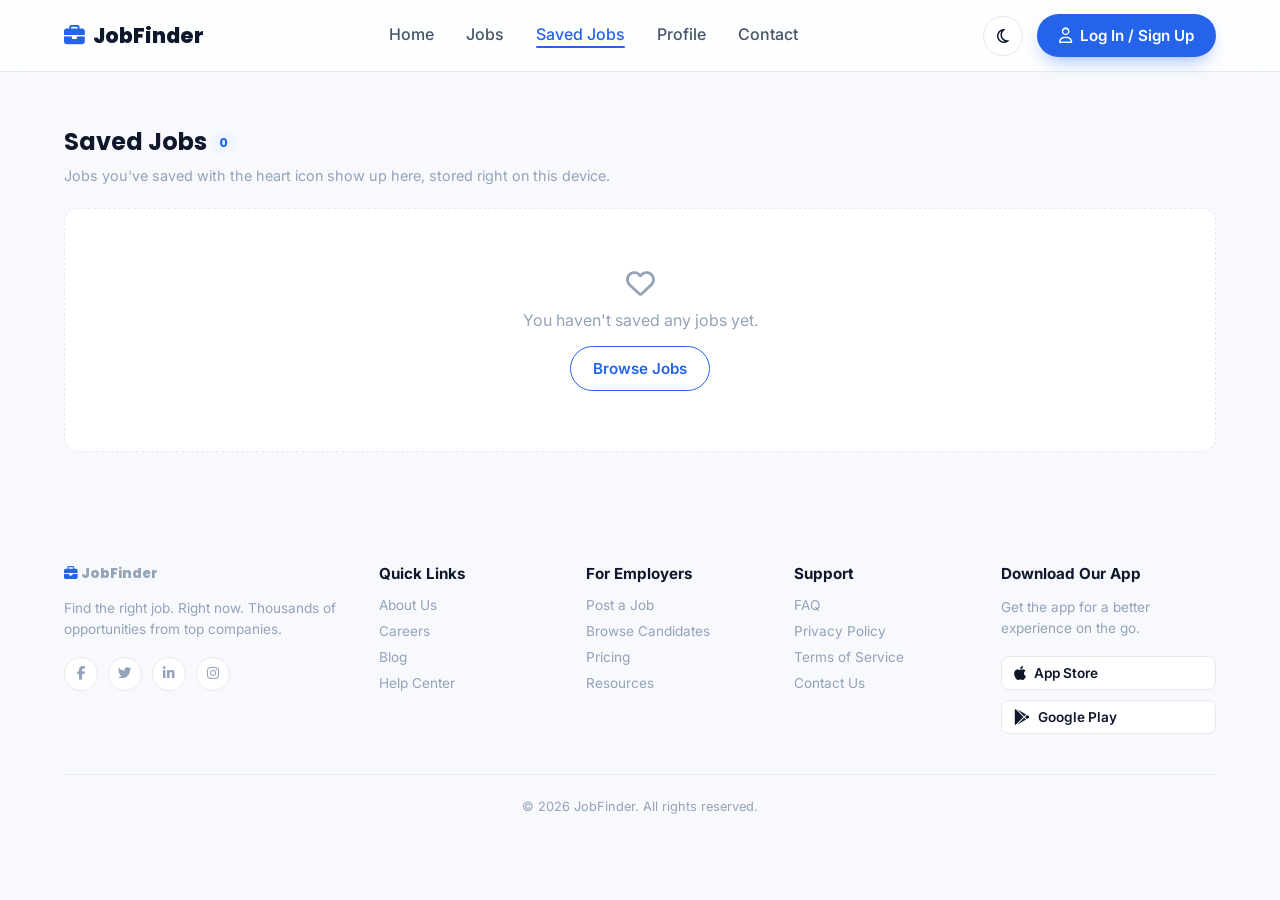
<file: pages/saved.html>
<!DOCTYPE html>
<html lang="en">
<head>
<meta charset="UTF-8">
<meta name="viewport" content="width=device-width, initial-scale=1.0">
<title>Saved Jobs | JobFinder</title>

<link rel="preconnect" href="https://fonts.googleapis.com">
<link href="https://fonts.googleapis.com/css2?family=Poppins:wght@400;500;600;700;800&family=Inter:wght@400;500;600&display=swap" rel="stylesheet">
<link rel="stylesheet" href="https://cdnjs.cloudflare.com/ajax/libs/font-awesome/6.5.1/css/all.min.css">

<link rel="stylesheet" href="../assets/css/style.css">
<link rel="stylesheet" href="../assets/css/components.css">
<link rel="stylesheet" href="../assets/css/sections.css">
<link rel="stylesheet" href="../assets/css/saved-page.css">
<link rel="stylesheet" href="../assets/css/responsive.css">
</head>
<body>


<!-- Navbar (sticky) -->
<div class="navbar-outer">
  <header class="navbar">
    <a href="../index.html" class="logo">
      <i class="fa-solid fa-briefcase"></i> JobFinder
    </a>

    <nav class="nav-links" id="navLinks">
      <a href="../index.html">Home</a>
      <a href="jobs.html">Jobs</a>
      <a href="saved.html" class="active">Saved Jobs</a>
      <a href="profile.html">Profile</a>
      <a href="contact.html">Contact</a>
      <a href="profile.html" class="nav-login">
        <i class="fa-regular fa-user"></i>
        Log In / Sign Up
      </a>
    </nav>

    <div class="nav-actions">
      <button id="themeToggle" class="icon-btn" aria-label="Toggle dark mode">
        <i class="fa-regular fa-moon"></i>
      </button>
      <a href="profile.html" class="btn btn-primary">
        <i class="fa-regular fa-user"></i> Log In / Sign Up
      </a>
    </div>

    <button class="icon-btn menu-toggle" id="menuToggle" aria-label="Menu">
      <i class="fa-solid fa-bars"></i>
    </button>
  </header>
</div>

<!-- Saved Jobs header -->
<section class="section saved-header">
  <div class="section-head">
    <h2>Saved Jobs <span class="count-badge" id="savedCount">0</span></h2>
    <button class="btn btn-outline hidden" id="clearSavedBtn">
      <i class="fa-solid fa-trash-can"></i> Clear all
    </button>
  </div>
  <p class="saved-subtitle">Jobs you've saved with the heart icon show up here, stored right on this device.</p>
</section>

<!-- Saved jobs grid -->
<section class="section saved-jobs-section">
  <div class="saved-jobs-grid" id="savedJobsGrid">
    <div class="skeleton job-card-skeleton"></div>
    <div class="skeleton job-card-skeleton"></div>
    <div class="skeleton job-card-skeleton"></div>
  </div>
</section>

<!-- Clear-all confirmation modal -->
<div class="modal-overlay" id="clearSavedOverlay">
  <div class="modal-card">
    <div class="modal-icon warn"><i class="fa-solid fa-circle-question"></i></div>
    <h3>Remove all saved jobs?</h3>
    <p>This clears every job you've saved on this device. You can always save them again later.</p>
    <div class="modal-actions">
      <button class="btn btn-outline" id="clearSavedCancel">Cancel</button>
      <button class="btn btn-danger" id="clearSavedConfirm">Clear all</button>
    </div>
  </div>
</div>

<!-- Footer -->
<footer class="footer">
  <div class="footer-grid">
    <div>
      <a href="../index.html" class="logo"><i class="fa-solid fa-briefcase"></i> JobFinder</a>
      <p>Find the right job. Right now. Thousands of opportunities from top companies.</p>
      <div class="socials">
        <a href="#" aria-label="Facebook"><i class="fa-brands fa-facebook-f"></i></a>
        <a href="#" aria-label="Twitter"><i class="fa-brands fa-twitter"></i></a>
        <a href="#" aria-label="LinkedIn"><i class="fa-brands fa-linkedin-in"></i></a>
        <a href="#" aria-label="Instagram"><i class="fa-brands fa-instagram"></i></a>
      </div>
    </div>
    <div>
      <h4>Quick Links</h4>
      <a href="../index.html">About Us</a>
      <a href="jobs.html">Careers</a>
      <a href="#">Blog</a>
      <a href="contact.html">Help Center</a>
    </div>
    <div>
      <h4>For Employers</h4>
      <a href="#">Post a Job</a>
      <a href="#">Browse Candidates</a>
      <a href="#">Pricing</a>
      <a href="#">Resources</a>
    </div>
    <div>
      <h4>Support</h4>
      <a href="#">FAQ</a>
      <a href="#">Privacy Policy</a>
      <a href="#">Terms of Service</a>
      <a href="contact.html">Contact Us</a>
    </div>
    <div>
      <h4>Download Our App</h4>
      <p>Get the app for a better experience on the go.</p>
      <div class="app-badges">
        <a href="#" class="app-badge"><i class="fa-brands fa-apple"></i> App Store</a>
        <a href="#" class="app-badge"><i class="fa-brands fa-google-play"></i> Google Play</a>
      </div>
    </div>
  </div>
  <div class="footer-bottom">© 2026 JobFinder. All rights reserved.</div>
</footer>

<button id="backToTop" class="back-to-top" aria-label="Back to top">
  <i class="fa-solid fa-arrow-up"></i>
</button>

<script src="../assets/js/api.js"></script>
<script src="../assets/js/brands.js"></script>
<script src="../assets/js/saved-jobs.js"></script>
<script src="../assets/js/theme.js"></script>
<script src="../assets/js/menu.js"></script>
<script src="../assets/js/back-to-top.js"></script>
<script src="../assets/js/saved-page.js"></script>
</body>
</html>
</file>
<file: assets/css/style.css>
/* ============================================
   JobFinder — Design Tokens
   ============================================ */
:root{
  --primary:#2563eb;
  --primary-dark:#1d4ed8;
  --primary-light:#93c5fd;
  --primary-soft:#eff6ff;
  --accent:#f97316;
  --success:#16a34a;

  --cat-blue:#2563eb;
  --cat-purple:#a855f7;
  --cat-orange:#f97316;
  --cat-green:#16a34a;
  --cat-pink:#ec4899;
  --cat-cyan:#0ea5e9;

  --bg:#f7f9fc;
  --surface:#ffffff;
  --surface-translucent:rgba(255,255,255,.75);
  --ink:#0f172a;
  --ink-soft:#475569;
  --ink-faint:#94a3b8;
  --border:#e5e9f2;
  --shadow-soft:rgba(15,23,42,0.08);

  --radius-sm:8px;
  --radius-md:14px;
  --radius-full:999px;

  --font-display:'Poppins', sans-serif;
  --font-body:'Inter', sans-serif;

  --container:1200px;
  --transition:.25s ease;

  --gutter: 24px;
}

.dark{
  --bg:#0b1220;
  --surface:#131b2c;
  --surface-translucent:rgba(19,27,44,.75);
  --ink:#f1f5f9;
  --ink-soft:#cbd5e1;
  --ink-faint:#7c8aa5;
  --border:#233047;
  --shadow-soft:rgba(0,0,0,0.35);
  --primary-soft:#132038;
}

*{ box-sizing:border-box; margin:0; padding:0; }

html{ scroll-behavior:smooth; }

body{
  font-family:var(--font-body);
  background:var(--bg);
  color:var(--ink);
  transition:background var(--transition), color var(--transition);
  overflow-x:clip;
}

h1,h2,h3{ font-family:var(--font-display); color:var(--ink); line-height:1.2; }

a{ text-decoration:none; color:inherit; }
button{ font-family:inherit; cursor:pointer; border:none; background:none; }
input{ font-family:inherit; }

/* ============ Layout helpers ============ */
.section{
  max-width:var(--container);
  margin:0 auto;
  padding:56px var(--gutter);
}
.section-head{
  display:flex;
  align-items:center;
  justify-content:space-between;
  margin-bottom:28px;
}
.section-head h2{ font-size:1.5rem; font-weight:700; }
.link-arrow{
  color:var(--primary);
  font-weight:600;
  font-size:.92rem;
  display:flex; align-items:center; gap:6px;
  transition:gap var(--transition);
}
.link-arrow:hover{ gap:10px; }

.btn{
  display:inline-flex;
  align-items:center;
  justify-content:center;
  gap:8px;
  padding:12px 22px;
  border-radius:var(--radius-full);
  font-weight:600;
  font-size:.95rem;
  transition:transform var(--transition), box-shadow var(--transition), background var(--transition);
  white-space:nowrap;
}
.btn-primary{
  background:var(--primary);
  color:#fff;
  box-shadow:0 8px 20px -8px rgba(37,99,235,0.6);
}
.btn-primary:hover{ background:var(--primary-dark); transform:translateY(-2px); }
.btn-primary:disabled{ opacity:.75; cursor:default; transform:none; }

.icon-btn{
  width:40px; height:40px;
  display:flex; align-items:center; justify-content:center;
  border-radius:50%;
  background:var(--surface);
  border:1px solid var(--border);
  color:var(--ink);
  font-size:1rem;
  transition:background var(--transition);
}
.icon-btn:hover{ background:var(--primary-soft); color:var(--primary); }

/* ============ Top bar ============ */
.topbar{
  background:var(--ink);
  color:#e2e8f0;
  display:flex;
  justify-content:center;
  gap:32px;
  font-size:.8rem;
  padding:8px 16px;
}
.topbar i{ margin-right:5px; }
.topbar i.fa-fire{ color:var(--accent); }
.topbar i.fa-circle-check{ color:var(--success); }

/* ============ Navbar (sticky + glass) ============ */
.navbar-outer{
  position:sticky;
  top:0;
  z-index:100;
  background:var(--surface-translucent);
  backdrop-filter:blur(10px);
  -webkit-backdrop-filter:blur(10px);
  border-bottom:1px solid var(--border);
}
.navbar{
  display:flex;
  align-items:center;
  justify-content:space-between;
  max-width:var(--container);
  margin:0 auto;
  padding: 14px var(--gutter);
  /* position:relative; */
}
.logo{
  font-family:var(--font-display);
  font-weight:800;
  font-size:1.3rem;
  display:flex;
  align-items:center;
  gap:8px;
  color:var(--ink);
}
.logo i{ color:var(--primary); }

.nav-links{
  display:flex;
  gap:32px;
  font-weight:500;
  color:var(--ink-soft);
}
.nav-links a{ position:relative; transition:color var(--transition); padding-bottom:4px; }
.nav-links a:hover, .nav-links a.active{ color:var(--primary); }
.nav-links a.active::after{
  content:'';
  position:absolute;
  bottom:0; left:0; right:0;
  height:2px;
  background:var(--primary);
  border-radius:2px;
}
.nav-links a.nav-login {
  display: none;
}

.nav-actions{ display:flex; align-items:center; gap:14px; }
.menu-toggle{ display:none; }

/* ============ Hero ============ */
.hero{
  position:relative;
  overflow:hidden;
  max-width:var(--container);
  margin:0 auto;
  padding: 48px var(--gutter) 64px;
  display:grid;
  grid-template-columns:1fr 1fr;
  gap:48px;
  align-items:center;
}
.hero::before{
  content:'';
  position:absolute;
  top:-140px;
  left:-160px;
  width:520px;
  height:520px;
  background:radial-gradient(circle, var(--primary-light) 0%, transparent 70%);
  opacity:.3;
  z-index:-1;
  pointer-events:none;
}
.hero::after{
  content:'';
  position:absolute;
  bottom:-160px;
  right:-120px;
  width:420px;
  height:420px;
  background:radial-gradient(circle, var(--accent) 0%, transparent 70%);
  opacity:.12;
  z-index:-1;
  pointer-events:none;
}

.badge{
  display:inline-block;
  background:var(--primary-soft);
  color:var(--primary);
  font-weight:600;
  font-size:.8rem;
  padding:6px 14px;
  border-radius:var(--radius-full);
  margin-bottom:18px;
}
.hero-text h1{
  font-size:2.6rem;
  font-weight:800;
  margin-bottom:16px;
}
.hero-text h1 .highlight{ color:var(--primary); }
.hero-text > p{
  color:var(--ink-soft);
  font-size:1.05rem;
  margin-bottom:28px;
  max-width:460px;
}

/* ---- fade-up entrance for hero copy ---- */
.hero-text > *{
  opacity:0;
  animation:fadeUp .7s ease forwards;
}
.hero-text .badge{ animation-delay:.05s; }
.hero-text h1{ animation-delay:.15s; }
.hero-text > p{ animation-delay:.25s; }
.hero-text .search-bar{ animation-delay:.35s; }
.hero-text .popular-searches{ animation-delay:.45s; }

@keyframes fadeUp{
  from{ opacity:0; transform:translateY(24px); }
  to{ opacity:1; transform:translateY(0); }
}

@media (prefers-reduced-motion: reduce){
  .hero-text > *{ animation:none; opacity:1; }
  .hero-art img{ animation:none; }
}

.search-bar{
  display:flex;
  background:var(--surface);
  border-radius:var(--radius-full);
  box-shadow:0 10px 30px -12px var(--shadow-soft);
  padding:6px;
  gap:6px;
  border:1px solid var(--border);
}
.search-field{
  flex:1;
  display:flex;
  align-items:center;
  gap:10px;
  padding:10px 16px;
  border-right:1px solid var(--border);
  color:var(--ink-faint);
}
.search-field:last-of-type{ border-right:none; }
.search-field input{
  border:none;
  outline:none;
  background:none;
  width:100%;
  font-size:.92rem;
  color:var(--ink);
}
.search-bar .btn{ flex-shrink:0; min-width:110px; }

.popular-searches{
  display:flex;
  flex-wrap:wrap;
  align-items:center;
  gap:10px;
  margin-top:20px;
  font-size:.85rem;
  color:var(--ink-faint);
}
.popular-searches a{
  background:var(--surface);
  border:1px solid var(--border);
  padding:6px 14px;
  border-radius:var(--radius-full);
  color:var(--ink-soft);
  transition:all var(--transition);
}
.popular-searches a:hover{ border-color:var(--primary); color:var(--primary); }

/* ---- floating hero illustration ---- */
.hero-art img{
  width:100%;
  height:auto;
  animation:float 4s ease-in-out infinite;
}
@keyframes float{
  0%, 100%{ transform:translateY(0); }
  50%{ transform:translateY(-14px); }
}

/* ============ Categories ============ */
.category-grid{
  display:grid;
  grid-template-columns:repeat(6,1fr);
  gap:18px;
}
.category-card{
  background:var(--surface);
  border:1px solid var(--border);
  border-radius:var(--radius-md);
  padding:22px 18px;
  transition:transform var(--transition), box-shadow var(--transition), border-color var(--transition);
  cursor:pointer;
  display:block;
}
.category-card:hover{
  transform:translateY(-4px);
  box-shadow:0 14px 30px -14px var(--shadow-soft);
  border-color:var(--primary-light);
}
.category-card i.icon{
  font-size:1.4rem;
  margin-bottom:14px;
  display:block;
}
.category-card i.icon.blue{ color:var(--cat-blue); }
.category-card i.icon.purple{ color:var(--cat-purple); }
.category-card i.icon.orange{ color:var(--cat-orange); }
.category-card i.icon.green{ color:var(--cat-green); }
.category-card i.icon.pink{ color:var(--cat-pink); }
.category-card i.icon.cyan{ color:var(--cat-cyan); }

.category-card h3{ font-size:.95rem; margin-bottom:4px; font-weight:600; }
.category-card p{ font-size:.8rem; color:var(--ink-faint); display:flex; align-items:center; justify-content:space-between; }
.category-grid>*,
.featured-page>*,
.saved-jobs-grid>*,
.similar-jobs-grid>*,
.testimonial-cards>*,
.footer-grid>*,
.contact-grid>*,
.jobs-layout>* {
  min-width: 0;
}

.job-card h3,
.category-card h3,
.latest-item .info,
.profile-list-item .info {
  overflow-wrap: anywhere;
}
</file>
<file: assets/css/components.css>
/* ============================================
   components.css — reusable UI pieces
   (job cards, carousel, skeleton loaders)
   ============================================ */

.btn-outline{
  background:transparent;
  color:var(--primary);
  border:1.5px solid var(--primary);
}
.btn-outline:hover{ background:var(--primary-soft); }
.btn-sm{ padding:8px 16px; font-size:.8rem; }

/* ---- Featured carousel shell (pages of 3, sliding) ---- */
.featured-carousel{
  position:relative;
}
.carousel-btn{
  position:absolute;
  top:50%;
  transform:translateY(-50%);
  z-index:5;
  width:42px; height:42px;
  border-radius:50%;
  background:var(--surface);
  border:1px solid var(--border);
  display:flex; align-items:center; justify-content:center;
  box-shadow:0 8px 20px -8px var(--shadow-soft);
  transition:background var(--transition), color var(--transition), transform .15s ease;
}
.carousel-btn:hover{ background:var(--primary); color:#fff; border-color:var(--primary); transform:translateY(-50%) translateY(-2px); }
.carousel-btn:active{ transform:translateY(-50%) scale(.92); }
.carousel-btn#featPrev, .carousel-btn#compPrev{ left:-50px; }
.carousel-btn#featNext, .carousel-btn#compNext{ right:-50px; }

.featured-viewport{
  width:100%;
  overflow:hidden;
  border-radius:var(--radius-md);
}
.featured-slider{
  display:flex;
  transition:transform .55s cubic-bezier(.4,0,.2,1);
}
.featured-page{
  flex:0 0 100%;
  display:grid;
  grid-template-columns:repeat(3,1fr);
  gap:20px;
}

.dots{ display:flex; justify-content:center; gap:8px; margin-top:20px; }
.dot{
  width:8px; height:8px; border-radius:50%;
  background:var(--border);
  transition:background var(--transition), width var(--transition);
  cursor:pointer;
}
.dot.active{ background:var(--primary); width:22px; border-radius:4px; }

/* ---- Job card ---- */
.job-card{
  background:var(--surface);
  border:1px solid var(--border);
  border-radius:var(--radius-md);
  padding:20px;
  transition:transform var(--transition), box-shadow var(--transition);
}
.job-card:hover{ transform:translateY(-4px); box-shadow:0 14px 30px -14px var(--shadow-soft); }

.job-card-top{ display:flex; align-items:center; gap:12px; margin-bottom:14px; }
.company-icon{
  width:42px; height:42px;
  border-radius:10px;
  background:var(--primary-soft);
  display:flex; align-items:center; justify-content:center;
  font-size:1.3rem;
  color:var(--primary);
  flex-shrink:0;
  transition:transform .3s ease;
}
.job-card:hover .company-icon{ transform:rotate(-6deg) scale(1.08); }

.letter-icon{ font-family:var(--font-display); font-weight:800; font-size:1.1rem; }

/* real brand colors */
.company-icon.brand-google{ background:#fff; border:1px solid var(--border); }
.company-icon.brand-google i{ color:#EA4335; }
.company-icon.brand-microsoft{
  background:#fff;
  border:1px solid var(--border);
}

.company-icon.brand-amazon{ background:#FF9900; color:#fff; }
.company-icon.brand-spotify{ background:#1DB954; color:#fff; }
.company-icon.brand-meta{ background:#0866FF; color:#fff; }
.company-icon.brand-airbnb{ background:#FF5A5F; color:#fff; }
.company-icon.brand-hubspot{ background:#FF7A59; color:#fff; }
.company-icon.brand-dropbox{ background:#0061FF; color:#fff; }
.company-icon.brand-notion{ background:#111111; color:#fff; }
.company-icon.brand-netflix{ background:#E50914; color:#fff; }

.job-card .company-name{ font-weight:600; font-size:.85rem; display:flex; align-items:center; gap:5px; }
.job-card .verified{ color:var(--primary); font-size:.7rem; }
.job-card .fav-btn{
  margin-left:auto;
  color:var(--ink-faint);
  transition:color var(--transition), transform var(--transition);
}
.job-card .fav-btn:hover{ color:#ef4444; transform:scale(1.15); }
.job-card .fav-btn.active{ color:#ef4444; }

.job-card h3{ font-size:1.05rem; margin-bottom:8px; }
.job-card .meta{
  display:flex; flex-wrap:wrap; gap:10px;
  font-size:.78rem; color:var(--ink-faint);
  margin-bottom:10px;
}
.job-card .meta span{ display:flex; align-items:center; gap:5px; }
.job-card .salary{ font-weight:700; color:var(--ink); margin-bottom:12px; font-size:.9rem; }
.job-card .skills{ display:flex; flex-wrap:wrap; gap:6px; margin-bottom:16px; }
.job-card .skill-tag{
  background:var(--primary-soft);
  color:var(--primary);
  font-size:.72rem;
  font-weight:600;
  padding:4px 10px;
  border-radius:var(--radius-full);
}
.job-card-footer{ display:flex; align-items:center; justify-content:space-between; }
.job-card .posted{ font-size:.75rem; color:var(--ink-faint); }

/* ---- Empty state (shared: Jobs list, Job Details, Saved Jobs...) ---- */
.empty-state{
  text-align:center;
  padding:60px 20px;
  color:var(--ink-faint);
  background:var(--surface);
  border:1px dashed var(--border);
  border-radius:var(--radius-md);
}
.empty-state i{ font-size:1.8rem; margin-bottom:12px; display:block; }
.empty-state p{ margin-bottom:16px; }

/* ---- Generic utility ---- */
.hidden{ display:none !important; }

.count-badge{
  display:inline-flex;
  align-items:center;
  justify-content:center;
  min-width:24px;
  height:24px;
  padding:0 8px;
  border-radius:var(--radius-full);
  background:var(--primary-soft);
  color:var(--primary);
  font-size:.8rem;
  font-weight:700;
  margin-left:4px;
}

/* ---- Confirmation / info modals (shared: Job Details, Saved Jobs...) ---- */
.modal-overlay{
  display:none;
  position:fixed;
  inset:0;
  background:rgba(15,23,42,.55);
  align-items:center;
  justify-content:center;
  z-index:300;
  padding:20px;
}
.modal-overlay.show{ display:flex; }
.modal-card{
  background:var(--surface);
  border-radius:var(--radius-md);
  padding:36px 30px;
  max-width:380px;
  width:100%;
  text-align:center;
  animation:fadeUp .3s ease both;
}
.modal-icon{ font-size:2.6rem; color:var(--success); margin-bottom:16px; }
.modal-icon.warn{ color:var(--accent); }
.modal-card h3{ font-size:1.15rem; margin-bottom:10px; }
.modal-card p{ font-size:.88rem; color:var(--ink-soft); margin-bottom:22px; line-height:1.6; }
.modal-card .btn{ width:100%; }

.modal-actions{ display:flex; gap:10px; }
.modal-actions .btn{ flex:1; width:auto; }

.btn-danger{
  background:#ef4444;
  color:#fff;
  box-shadow:0 8px 20px -8px rgba(239,68,68,.5);
}
.btn-danger:hover{ background:#dc2626; }

/* ---- Skeleton loading state ---- */
.skeleton{
  background:linear-gradient(90deg, var(--border) 25%, var(--bg) 50%, var(--border) 75%);
  background-size:200% 100%;
  animation:shimmer 1.4s infinite;
  border-radius:var(--radius-md);
}
.job-card-skeleton{
  height:260px;
}
@keyframes shimmer{
  0%{ background-position:200% 0; }
  100%{ background-position:-200% 0; }
}
</file>
<file: assets/css/sections.css>
/* ============================================
   sections.css — one-off page sections that
   sit below the fold (Latest Jobs -> Footer)
   ============================================ */

.center-btn{ display:flex; justify-content:center; margin-top:28px; }

/* ---- Latest Jobs list ---- */
.latest-list{
  display:flex;
  flex-direction:column;
  background:var(--surface);
  border:1px solid var(--border);
  border-radius:var(--radius-md);
  overflow:hidden;
}
.latest-item{
  display:flex;
  align-items:center;
  gap:16px;
  padding:16px 20px;
  border-bottom:1px solid var(--border);
  transition:background var(--transition), padding-left var(--transition);
}
.latest-item:last-child{ border-bottom:none; }
.latest-item:hover{ background:var(--primary-soft); padding-left:26px; }

.latest-item .company-icon{ width:38px; height:38px; font-size:1rem; border-radius:8px; }
.latest-item .info{ flex:1; min-width:0; }
.latest-item .info h4{ font-size:.95rem; font-weight:600; margin-bottom:4px; }
.latest-item .info .sub{
  font-size:.78rem; color:var(--ink-faint);
  display:flex; gap:8px; flex-wrap:wrap; align-items:center;
}
.latest-item .info .sub span:not(.tag)::after{ content:"•"; margin-left:8px; color:var(--border); }
.latest-item .info .sub span:not(.tag):last-of-type::after{ content:""; margin-left:0; }

.tag{ font-size:.68rem; font-weight:700; padding:2px 8px; border-radius:var(--radius-full); }
.tag-new{ background:#dcfce7; color:#16a34a; }
.tag-hot{ background:#fee2e2; color:#ef4444; }

.latest-item .right{ text-align:right; flex-shrink:0; }
.latest-item .right .posted{ font-size:.75rem; color:var(--ink-faint); margin-bottom:4px; }
.latest-item .right .salary{ font-size:.85rem; font-weight:700; margin-bottom:8px; }
.latest-item .details-link{
  font-size:.8rem; font-weight:600; color:var(--primary);
  display:flex; align-items:center; gap:5px; justify-content:flex-end;
  transition:gap var(--transition);
}
.latest-item:hover .details-link{ gap:9px; }

.latest-skeleton{ height:68px; margin:1px 0; border-radius:0; }

/* ---- Stats ---- */
.stats-section{ padding-top:0; }
.stats{
  display:grid;
  grid-template-columns:repeat(4,1fr);
  gap:20px;
}
.stat{
  background:var(--surface);
  border:1px solid var(--border);
  border-radius:var(--radius-md);
  padding:28px 18px;
  text-align:center;
  transition:transform var(--transition), box-shadow var(--transition);
}
.stat:hover{ transform:translateY(-4px); box-shadow:0 14px 30px -14px var(--shadow-soft); }
.stat i{ color:var(--primary); font-size:1.4rem; margin-bottom:10px; }
.stat h3{ font-size:1.7rem; font-weight:800; font-variant-numeric:tabular-nums; }
.stat p{ color:var(--ink-faint); font-size:.85rem; margin-top:2px; }

/* ---- Top companies strip ---- */
.companies-carousel{
  position:relative;
}
.companies-row{
  display:flex;
  gap:16px;
  overflow-x:auto;
  scroll-behavior:smooth;
  scrollbar-width:none;
  padding:4px;
}
.companies-row::-webkit-scrollbar{ display:none; }

.company-chip{
  flex:0 0 auto;
  width:130px; height:74px;
  display:flex; align-items:center; justify-content:center;
  background:var(--surface);
  border:1px solid var(--border);
  border-radius:var(--radius-md);
  transition:transform var(--transition), box-shadow var(--transition), border-color var(--transition);
}
.company-chip:hover{
  transform:translateY(-4px);
  box-shadow:0 14px 26px -14px var(--shadow-soft);
  border-color:var(--primary-light);
}
.company-chip i{ font-size:1.9rem; }
.company-chip .wordmark{ font-family:var(--font-display); font-weight:800; font-size:1rem; letter-spacing:.4px; }

.company-chip.google i{ color:#EA4335; }
.company-chip.amazon i{ color:#131921; }
.company-chip.meta i{ color:#0668E1; }
.company-chip.apple i{ color:#111111; }
.company-chip.salesforce i{ color:#00A1E0; }
.company-chip.adobe i{ color:#FA0F00; }
.company-chip.intel .wordmark{ color:#0071C5; }
.company-chip.ibm .wordmark{ color:#052FAD; }
.company-chip.netflix .wordmark{ color:#E50914; }

/* ---- Testimonials + CTA ---- */
.testimonials-grid{
  display:grid;
  grid-template-columns:2fr 1fr;
  grid-template-areas:
    "heading heading"
    "cards   cta";
  gap:32px;
  align-items:start;
}
.testimonials-grid > h2{
  grid-area:heading;
  font-size:1.5rem;
  display:flex;
  align-items:center;
  gap:10px;
}
.testimonials-grid > h2 i{ color:var(--primary-light); font-size:1.1rem; }

.testimonial-cards{
  grid-area:cards;
  display:grid;
  grid-template-columns:repeat(3,1fr);
  gap:18px;
}
.testimonial-card{
  background:var(--surface);
  border:1px solid var(--border);
  border-radius:var(--radius-md);
  padding:20px;
  transition:transform var(--transition), box-shadow var(--transition);
}
.testimonial-card:hover{ transform:translateY(-4px); box-shadow:0 14px 30px -14px var(--shadow-soft); }
.testimonial-card .stars{ color:var(--accent); letter-spacing:2px; margin-bottom:10px; font-size:.9rem; }
.testimonial-card p{ font-size:.88rem; color:var(--ink-soft); margin-bottom:16px; line-height:1.55; }
.testimonial-card .person{ display:flex; align-items:center; gap:10px; }
.testimonial-card .avatar{
  width:34px; height:34px; border-radius:50%;
  background:var(--primary-soft); color:var(--primary);
  display:flex; align-items:center; justify-content:center;
  font-weight:700; font-size:.85rem; flex-shrink:0;
}
.testimonial-card strong{ display:block; font-size:.85rem; }
.testimonial-card small{ color:var(--ink-faint); font-size:.75rem; }

.cta-card{
  grid-area:cta;
  background:linear-gradient(160deg, var(--primary-soft), var(--surface));
  border:1px solid var(--border);
  border-radius:var(--radius-md);
  padding:26px;
  text-align:center;
}
.cta-art svg{ width:100px; margin:0 auto 8px; display:block; animation:float 4s ease-in-out infinite; }
.cta-card h3{ font-size:1.1rem; margin-bottom:8px; }
.cta-card p{ font-size:.85rem; color:var(--ink-soft); margin-bottom:18px; }
.cta-card .btn{ width:100%; margin-bottom:12px; }
.cta-card .small{ font-size:.78rem; color:var(--ink-faint); }
.cta-card .small a{ color:var(--primary); font-weight:600; }

/* ---- Newsletter ---- */
.newsletter{
  background:var(--ink);
  color:#fff;
  display:flex;
  align-items:center;
  justify-content:space-between;
  gap:24px;
  flex-wrap:wrap;
  padding:32px 40px;
  border-radius:var(--radius-lg, 22px);
}
.newsletter-copy{ display:flex; align-items:center; gap:16px; }
.newsletter i{ font-size:1.6rem; color:var(--primary-light); }
.newsletter h3{ font-size:1.1rem; color:#fff; }
.newsletter p{ font-size:.85rem; color:#cbd5e1; margin-top:2px; }
.newsletter form{ display:flex; gap:10px; }
.newsletter input{
  padding:12px 18px;
  border-radius:var(--radius-full);
  border:none;
  outline:none;
  min-width:240px;
}
.btn-primary.success{ background:var(--success); box-shadow:none; }

/* ---- Footer ---- */
.footer{
  max-width:var(--container);
  margin:0 auto;
  padding: 56px var(--gutter) 24px;
}
.footer-grid{
  display:grid;
  grid-template-columns:1.6fr 1fr 1fr 1fr 1.2fr;
  gap:28px;
  margin-bottom:40px;
}
.footer-grid .logo{ margin-bottom:14px; }
.footer-grid > div > p{ font-size:.85rem; color:var(--ink-faint); margin-bottom:16px; line-height:1.6; }
.footer-grid h4{ font-size:.95rem; margin-bottom:14px; }
.footer-grid a{
  display:block;
  font-size:.85rem;
  color:var(--ink-faint);
  margin-bottom:10px;
  transition:color var(--transition);
}
.footer-grid a:hover{ color:var(--primary); }

.socials{ display:flex; gap:10px; }
.socials a{
  width:34px; height:34px;
  border-radius:50%;
  background:var(--surface);
  border:1px solid var(--border);
  display:flex; align-items:center; justify-content:center;
  margin-bottom:0;
  transition:background var(--transition), color var(--transition), border-color var(--transition);
}
.socials a:hover{ background:var(--primary); color:#fff; border-color:var(--primary); }

.app-badges{ display:flex; flex-direction:column; gap:10px; }
.app-badge{
  display:flex !important;
  align-items:center;
  gap:8px;
  background:var(--surface);
  border:1px solid var(--border);
  border-radius:var(--radius-sm);
  padding:8px 12px;
  font-size:.8rem;
  font-weight:600;
  color:var(--ink) !important;
  margin-bottom:0 !important;
}
.app-badge:hover{ border-color:var(--primary); color:var(--primary) !important; }
.app-badge i{ font-size:1rem; }

.footer-bottom{
  text-align:center;
  font-size:.8rem;
  color:var(--ink-faint);
  border-top:1px solid var(--border);
  padding-top:24px;
}

/* ---- Back to top ---- */
.back-to-top{
  position:fixed;
  right:24px;
  bottom:24px;
  width:44px; height:44px;
  border-radius:50%;
  background:var(--ink);
  color:#fff;
  display:flex; align-items:center; justify-content:center;
  opacity:0;
  transform:translateY(12px);
  pointer-events:none;
  transition:opacity var(--transition), transform var(--transition), background var(--transition);
  z-index:90;
}
.back-to-top.show{ opacity:1; transform:translateY(0); pointer-events:auto; }
.back-to-top:hover{ background:var(--primary); }
</file>
<file: assets/css/responsive.css>
/* ============ Tablet ============ */
@media (max-width: 1024px){
  .category-grid{ grid-template-columns:repeat(3,1fr); }
  .featured-page{ grid-template-columns:repeat(2,1fr); }
  .testimonials-grid{
    grid-template-columns:1fr;
    grid-template-areas:
      "heading"
      "cards"
      "cta";
  }
  .cta-card{ grid-row:auto; }
  .footer-grid{ grid-template-columns:1fr 1fr 1fr; }

  .saved-jobs-grid{ grid-template-columns:repeat(2,1fr); }

  .contact-grid{ grid-template-columns:1fr; }

  /* Jobs page: sidebar becomes a slide-in drawer */
  .jobs-layout{ grid-template-columns:1fr; }
  .mobile-filter-btn{ display:inline-flex; }
  .filters-panel{
    position:fixed;
    top:0; left:0;
    width:300px;
    max-width:85vw;
    height:100vh;
    border-radius:0;
    overflow-y:auto;
    transform:translateX(-100%);
    transition:transform var(--transition);
    z-index:200;
  }
  .filters-panel.show{ transform:translateX(0); }
  .filters-close{ display:flex; }

  /* Job Details: sidebar drops below main content */
  .job-details-body{ grid-template-columns:1fr; }
  .job-details-side{ position:static; }
  .similar-jobs-grid{ grid-template-columns:repeat(2,1fr); }
}

/* ============ Mobile ============ */
@media (max-width: 768px) {
  :root {
    --gutter: 16px;
  }

  /* ---------- Top bar ---------- */
  .topbar {
    flex-wrap: wrap;
    gap: 2px 14px;
    font-size: .7rem;
    padding: 6px var(--gutter);
    text-align: center;
  }

  /* ---------- Layout ---------- */
  .section {
    padding-block: 36px;
  }

  .section-head {
    flex-wrap: wrap;
    gap: 8px 16px;
    margin-bottom: 20px;
  }

  .section-head h2 {
    font-size: 1.25rem;
  }

  /* ---------- Navbar ---------- */
  .navbar {
    padding-block: 12px;
    gap: 12px;
  }

  .nav-actions {
    margin-left: auto;
    gap: 10px;
  }

  /* Dark Mode + Hamburger على اليمين */
  .nav-actions .btn {
    display: none;
  }

  /* Login يختفي من الصف العلوي */
  .menu-toggle {
    display: flex;
  }

  .nav-links {
    position: absolute;
    top: 100%;
    left: 0;
    right: 0;
    display: flex;
    flex-direction: column;
    gap: 0;
    padding: 8px var(--gutter) 16px;
    background: var(--surface);
    border-bottom: 1px solid var(--border);
    box-shadow: 0 18px 30px -18px var(--shadow-soft);

    /* مخفية + جاهزة للأنيميشن */
    opacity: 0;
    visibility: hidden;
    transform: translateY(-10px);
    pointer-events: none;
    transition: opacity .25s ease, transform .25s ease, visibility .25s;
  }

  .nav-links.show {
    opacity: 1;
    visibility: visible;
    transform: translateY(0);
    pointer-events: auto;
  }

  .nav-links a {
    padding: 14px 0;
    border-bottom: 1px solid var(--border);
  }

  .nav-links a.active::after {
    display: none;
  }

  .nav-links a.nav-login {
    display: flex;
    align-items: center;
    justify-content: center;
    gap: 8px;
    margin-top: 14px;
    padding: 12px 22px;
    border-bottom: none;
    border-radius: var(--radius-full);
    background: var(--primary);
    color: #fff;
    font-weight: 600;
  }

  .nav-links a.nav-login:hover {
    background: var(--primary-dark);
    color: #fff;
  }

  /* ---------- Hero ---------- */
  .hero {
    grid-template-columns: 1fr;
    gap: 24px;
    padding: 28px var(--gutter) 40px;
    text-align: center;
  }

  .hero-text {
    max-width: 520px;
    margin-inline: auto;
  }

  /* عرض مناسب للنص */
  .badge {
    margin-bottom: 14px;
  }

  .hero-text h1 {
    font-size: 1.9rem;
    margin-bottom: 12px;
  }

  .hero-text h1 br {
    display: none;
  }

  .hero-text>p {
    font-size: .98rem;
    max-width: none;
    margin: 0 auto 24px;
  }

  .popular-searches {
    justify-content: center;
    margin-top: 16px;
  }

  .hero-art {
    max-width: 380px;
    margin-inline: auto;
  }

  /* ---------- Search bar ---------- */
  .search-bar {
    flex-direction: column;
    align-items: stretch;
    gap: 8px;
    padding: 10px;
    width: 100%;
    text-align: left;
    border-radius: var(--radius-md);
  }

  .search-bar .search-field {
    flex: none;
    width: 100%;
    padding: 12px 14px;
    border: 1px solid var(--border);
    /* كل الحقول بنفس الشكل والعرض */
    border-radius: var(--radius-sm);
    background: var(--bg);
  }

  .search-field input {
    font-size: 16px;
  }

  /* يمنع الـ zoom التلقائي في iPhone */
  .search-bar .btn {
    width: 100%;
    min-width: 0;
    padding: 14px;
    border-radius: var(--radius-sm);
  }

  /* ---------- Cards & grids ---------- */
  .category-grid {
    grid-template-columns: repeat(2, 1fr);
    gap: 12px;
  }

  .category-card {
    padding: 16px 14px;
  }

  .featured-page {
    grid-template-columns: 1fr;
    gap: 14px;
  }

  .carousel-btn {
    width: 34px;
    height: 34px;
  }

  .carousel-btn#featPrev,
  .carousel-btn#compPrev {
    left: -4px;
  }

  .carousel-btn#featNext,
  .carousel-btn#compNext {
    right: -4px;
  }

  .latest-item {
    flex-wrap: wrap;
  }

  .latest-item .right {
    width: 100%;
    text-align: left;
    margin-top: 8px;
  }

  .latest-item:hover {
    padding-left: 20px;
  }

  .stats {
    grid-template-columns: repeat(2, 1fr);
  }

  .testimonial-cards {
    grid-template-columns: 1fr;
  }

  .newsletter {
    flex-direction: column;
    align-items: flex-start;
    padding: 26px 22px;
  }

  .newsletter form {
    width: 100%;
  }

  .newsletter input {
    flex: 1;
    min-width: 0;
  }

  .footer-grid {
    grid-template-columns: 1fr 1fr;
  }

  /* ---------- Jobs page ---------- */
  .jobs-hero h1 {
    font-size: 1.6rem;
  }

  .job-list-item {
    flex-wrap: wrap;
  }

  .job-list-side {
    flex-direction: row;
    align-items: center;
    justify-content: space-between;
    width: 100%;
    min-width: 0;
    text-align: left;
  }

  .job-list-side .btn {
    width: auto;
  }

  /* ---------- Job Details ---------- */
  .job-header-top {
    flex-wrap: wrap;
  }

  .job-header-bottom {
    flex-direction: column;
    align-items: stretch;
  }

  .apply-btn {
    margin-left: 0;
    width: 100%;
  }

  .job-header-bottom .skills {
    order: 2;
  }

  .similar-jobs-grid {
    grid-template-columns: 1fr;
  }

  /* ---------- Saved Jobs ---------- */
  .saved-jobs-grid {
    grid-template-columns: 1fr;
  }

  /* ---------- Profile ---------- */
  .profile-header {
    flex-wrap: wrap;
    text-align: center;
    justify-content: center;
  }

  .profile-header .btn {
    width: 100%;
  }

  .profile-stats {
    grid-template-columns: 1fr 1fr;
  }

  .profile-list-item {
    flex-wrap: wrap;
  }

  .profile-list-item .right {
    width: 100%;
    text-align: left;
    margin-top: 6px;
  }

  /* ---------- Contact ---------- */
  .contact-header h1 {
    font-size: 1.6rem;
  }

  .contact-form {
    padding: 22px;
  }

  .contact-form .form-row {
    grid-template-columns: 1fr;
  }
}

@media (max-width: 480px){
  .category-grid{ grid-template-columns:1fr 1fr; }
  .stats{ grid-template-columns:1fr 1fr; }
  .footer-grid{ grid-template-columns:1fr; }
  .newsletter form{ flex-direction:column; }
}
</file>
<file: assets/css/contact-page.css>
/* ============================================
   contact-page.css — only loaded by
   pages/contact.html
   ============================================ */

.contact-header{
  text-align:center;
  max-width:640px;
  padding-bottom:16px;
}
.contact-header h1{
  font-size:2rem;
  font-weight:800;
  margin:14px 0 12px;
}
.contact-header p{ color:var(--ink-soft); font-size:1rem; }

.contact-section{ padding-top:16px; }

.contact-grid{
  display:grid;
  grid-template-columns:1.5fr 1fr;
  gap:32px;
  align-items:start;
}

/* ---- Form ---- */
.contact-form{
  background:var(--surface);
  border:1px solid var(--border);
  border-radius:var(--radius-md);
  padding:32px;
  display:flex;
  flex-direction:column;
  gap:18px;
}
.contact-form .form-row{
  display:grid;
  grid-template-columns:1fr 1fr;
  gap:18px;
}
.contact-form label{
  display:flex;
  flex-direction:column;
  gap:6px;
  font-size:.85rem;
  font-weight:600;
  color:var(--ink-soft);
}
.contact-form input,
.contact-form textarea{
  font-family:inherit;
  font-size:.92rem;
  padding:11px 14px;
  border-radius:var(--radius-sm);
  border:1px solid var(--border);
  background:var(--bg);
  color:var(--ink);
  outline:none;
  transition:border-color var(--transition);
}
.contact-form input:focus,
.contact-form textarea:focus{ border-color:var(--primary); }
.contact-form textarea{ resize:vertical; }
.contact-form button{ align-self:flex-start; margin-top:4px; }

/* ---- Info sidebar ---- */
.contact-info{
  display:flex;
  flex-direction:column;
  gap:16px;
}
.contact-info-card{
  display:flex;
  align-items:flex-start;
  gap:14px;
  background:var(--surface);
  border:1px solid var(--border);
  border-radius:var(--radius-md);
  padding:18px;
  transition:transform var(--transition), box-shadow var(--transition);
}
.contact-info-card:hover{ transform:translateY(-3px); box-shadow:0 14px 30px -16px var(--shadow-soft); }
.contact-info-icon{
  width:42px; height:42px;
  border-radius:10px;
  background:var(--primary-soft);
  color:var(--primary);
  display:flex; align-items:center; justify-content:center;
  font-size:1.1rem;
  flex-shrink:0;
}
.contact-info-card h4{ font-size:.9rem; margin-bottom:3px; }
.contact-info-card p{ font-size:.85rem; color:var(--ink-faint); }

.contact-socials{ display:flex; gap:10px; margin-top:4px; }
.contact-socials a{
  width:38px; height:38px;
  border-radius:50%;
  background:var(--surface);
  border:1px solid var(--border);
  display:flex; align-items:center; justify-content:center;
  transition:background var(--transition), color var(--transition), border-color var(--transition);
}
.contact-socials a:hover{ background:var(--primary); color:#fff; border-color:var(--primary); }
</file>
<file: assets/css/job-details-page.css>
/* ============================================
   job-details-page.css — only loaded by
   pages/job-details.html
   ============================================ */

/* ---- Breadcrumb ---- */
.breadcrumb-section{ padding-top:24px; padding-bottom:0; }
.breadcrumb{
  display:flex;
  align-items:center;
  gap:8px;
  font-size:.85rem;
  color:var(--ink-faint);
}
.breadcrumb a{ transition:color var(--transition); }
.breadcrumb a:hover{ color:var(--primary); }
.breadcrumb i{ font-size:.65rem; }
.breadcrumb span{ color:var(--ink); font-weight:600; }

/* ---- Job header card ---- */
.job-details-wrap{ padding-top:20px; }

.job-header-card{
  background:var(--surface);
  border:1px solid var(--border);
  border-radius:var(--radius-md);
  padding:26px;
  margin-bottom:28px;
}
.job-header-top{
  display:flex;
  align-items:flex-start;
  gap:18px;
  margin-bottom:20px;
}
.job-header-top .company-icon{ width:56px; height:56px; font-size:1.5rem; border-radius:12px; }
.job-header-info{ flex:1; min-width:0; }
.job-header-info h1{ font-size:1.5rem; font-weight:800; margin-bottom:6px; }
.job-header-company{ font-size:.95rem; font-weight:600; color:var(--ink-soft); display:flex; align-items:center; gap:6px; margin-bottom:10px; }
.job-header-company .verified{ color:var(--primary); font-size:.8rem; }
.job-header-top .meta{ display:flex; flex-wrap:wrap; gap:16px; font-size:.85rem; color:var(--ink-faint); }
.job-header-top .meta span{ display:flex; align-items:center; gap:6px; }

.header-fav-btn{
  width:44px; height:44px;
  border-radius:50%;
  border:1px solid var(--border);
  display:flex; align-items:center; justify-content:center;
  color:var(--ink-faint);
  flex-shrink:0;
  transition:color var(--transition), border-color var(--transition), transform var(--transition);
}
.header-fav-btn:hover{ color:#ef4444; border-color:#ef4444; transform:scale(1.06); }
.header-fav-btn.active{ color:#ef4444; border-color:#ef4444; }

.job-header-bottom{
  display:flex;
  align-items:center;
  flex-wrap:wrap;
  gap:16px;
  padding-top:20px;
  border-top:1px solid var(--border);
}
.job-header-bottom .salary{ font-size:1.2rem; font-weight:800; }
.job-header-bottom .skills{ display:flex; flex-wrap:wrap; gap:8px; flex:1; }
.apply-btn{ margin-left:auto; }
.apply-btn.applied{ background:var(--success); box-shadow:none; }
.apply-btn.applied:hover{ background:#15803d; }

/* ---- Two-column body ---- */
.job-details-body{
  display:grid;
  grid-template-columns:2fr 1fr;
  gap:28px;
  align-items:start;
}

.detail-block{
  background:var(--surface);
  border:1px solid var(--border);
  border-radius:var(--radius-md);
  padding:24px;
  margin-bottom:20px;
}
.detail-block h2{
  font-size:1.05rem;
  display:flex; align-items:center; gap:10px;
  margin-bottom:14px;
}
.detail-block h2 i{ color:var(--primary); font-size:.95rem; }
.detail-block p{ color:var(--ink-soft); line-height:1.7; font-size:.92rem; }

.detail-list{ display:flex; flex-direction:column; gap:10px; }
.detail-list li{
  position:relative;
  padding-left:22px;
  color:var(--ink-soft);
  font-size:.92rem;
  line-height:1.6;
}
.detail-list li::before{
  content:"";
  position:absolute;
  left:0; top:8px;
  width:8px; height:8px;
  border-radius:2px;
  background:var(--primary-light);
}

/* ---- Sidebar ---- */
.job-details-side{ display:flex; flex-direction:column; gap:20px; position:sticky; top:88px; }
.side-card{
  background:var(--surface);
  border:1px solid var(--border);
  border-radius:var(--radius-md);
  padding:22px;
}
.side-card h3{ font-size:1rem; margin-bottom:16px; }

.overview-list{ display:flex; flex-direction:column; gap:14px; }
.overview-list li{
  display:flex;
  align-items:center;
  gap:10px;
  font-size:.85rem;
}
.overview-list li i{ color:var(--primary); width:16px; text-align:center; }
.overview-list li span{ color:var(--ink-faint); flex:1; }
.overview-list li strong{ font-weight:700; }

.about-company{ display:flex; align-items:flex-start; gap:14px; }
.about-company .company-icon{ width:44px; height:44px; font-size:1.2rem; flex-shrink:0; }
.about-company p{ font-size:.85rem; color:var(--ink-soft); line-height:1.6; }

.side-card .socials{ display:flex; gap:10px; }

/* ---- Similar jobs ---- */
.similar-jobs{ margin-top:8px; }
.similar-jobs-grid{
  display:grid;
  grid-template-columns:repeat(3,1fr);
  gap:20px;
}

/* ---- Skeleton ---- */
.job-details-skeleton{ height:420px; border-radius:var(--radius-md); }

/* ---- Apply form modal (page-specific parts only; generic .modal-* lives in components.css) ---- */
.modal-card-form{
  max-width:440px;
  max-height:90vh;
  overflow-y:auto;
  text-align:left;
  position:relative;
  padding:32px 28px;
}
.modal-close{
  position:absolute;
  top:16px; right:16px;
  width:32px; height:32px;
  border-radius:50%;
  display:flex; align-items:center; justify-content:center;
  color:var(--ink-faint);
  transition:background var(--transition), color var(--transition);
}
.modal-close:hover{ background:var(--primary-soft); color:var(--primary); }
.modal-card-form h3{ font-size:1.1rem; margin-bottom:6px; padding-right:30px; }
.modal-sub{ font-size:.82rem; color:var(--ink-faint); margin-bottom:20px; }

#applyForm{ display:flex; flex-direction:column; gap:14px; }
#applyForm label{
  display:flex;
  flex-direction:column;
  gap:6px;
  font-size:.85rem;
  font-weight:600;
  color:var(--ink-soft);
}
#applyForm .optional{ font-weight:400; color:var(--ink-faint); }
#applyForm .required-mark{ font-weight:400; color:var(--accent); }

.apply-step{ display:flex; flex-direction:column; gap:14px; }
.step-actions{ display:flex; gap:10px; margin-top:6px; }
.step-actions .btn{ flex:1; width:auto; margin-top:0; }

.form-error{
  background:#fef2f2;
  color:#dc2626;
  font-size:.8rem;
  font-weight:600;
  padding:8px 12px;
  border-radius:var(--radius-sm);
  margin:0;
}
#applyForm input,
#applyForm textarea{
  font-family:inherit;
  font-size:.9rem;
  padding:10px 14px;
  border-radius:var(--radius-sm);
  border:1px solid var(--border);
  background:var(--bg);
  color:var(--ink);
  outline:none;
  transition:border-color var(--transition);
}
#applyForm input:focus,
#applyForm textarea:focus{ border-color:var(--primary); }
#applyForm textarea{ resize:vertical; font-family:inherit; }
#applyForm button[type="submit"]{ margin-top:6px; }
</file>
<file: assets/css/jobs-page.css>
/* ============================================
   jobs-page.css — only loaded by pages/jobs.html
   ============================================ */

/* ---- Hero / search ---- */
.jobs-hero{
  max-width:var(--container);
  margin:0 auto;
  padding: 48px var(--gutter) 32px;
  text-align:center;
}
.jobs-hero h1{ font-size:2rem; font-weight:800; margin-bottom:10px; }
.jobs-hero p{ color:var(--ink-soft); margin-bottom:26px; }
.jobs-search-bar{ max-width:720px; margin:0 auto; }

/* ---- Layout: sidebar + results ---- */
.jobs-layout{
  display:grid;
  grid-template-columns:260px 1fr;
  gap:32px;
  align-items:start;
  padding-top:8px;
}

/* ---- Filters sidebar ---- */
.filters-panel{
  background:var(--surface);
  border:1px solid var(--border);
  border-radius:var(--radius-md);
  padding:20px;
  position:sticky;
  top:88px;
}
.filters-head{
  display:flex;
  align-items:center;
  justify-content:space-between;
  margin-bottom:18px;
}
.filters-head h3{ font-size:1.05rem; display:flex; align-items:center; gap:8px; }
.filters-head-actions{ display:flex; align-items:center; gap:10px; }
.filters-close{ display:none; }

.filter-count{
  background:var(--primary);
  color:#fff;
  font-size:.68rem;
  font-weight:700;
  padding:2px 7px;
  border-radius:var(--radius-full);
  display:none;
}
.filter-count.show{ display:inline-block; }

.filter-group{ padding:14px 0; border-top:1px solid var(--border); }
.filter-group:first-of-type{ border-top:none; padding-top:0; }
.filter-group h4{ font-size:.85rem; font-weight:600; margin-bottom:10px; color:var(--ink-soft); }

.filter-options{ display:flex; flex-direction:column; gap:9px; }
.filter-option{
  display:flex;
  align-items:center;
  gap:9px;
  font-size:.85rem;
  color:var(--ink-soft);
  cursor:pointer;
}
.filter-option input{
  width:16px; height:16px;
  accent-color:var(--primary);
  cursor:pointer;
}
.filter-option:hover{ color:var(--ink); }

.filters-overlay{
  display:none;
  position:fixed;
  inset:0;
  background:rgba(15,23,42,.45);
  z-index:150;
}
.filters-overlay.show{ display:block; }

/* ---- Toolbar ---- */
.jobs-toolbar{
  display:flex;
  align-items:center;
  justify-content:space-between;
  flex-wrap:wrap;
  gap:14px;
  margin-bottom:20px;
}
#resultsCount{ font-weight:600; color:var(--ink-soft); font-size:.9rem; }

.jobs-toolbar-actions{ display:flex; align-items:center; gap:12px; }
.sort-wrap{ display:flex; align-items:center; gap:8px; font-size:.85rem; color:var(--ink-faint); }
.sort-wrap select{
  font-family:inherit;
  font-size:.85rem;
  padding:8px 12px;
  border-radius:var(--radius-sm);
  border:1px solid var(--border);
  background:var(--surface);
  color:var(--ink);
  cursor:pointer;
}
.mobile-filter-btn{ display:none; }

/* ---- Job list items ---- */
.jobs-list{ display:flex; flex-direction:column; gap:14px; }

.job-list-item{
  display:flex;
  align-items:flex-start;
  gap:16px;
  background:var(--surface);
  border:1px solid var(--border);
  border-radius:var(--radius-md);
  padding:20px;
  transition:transform var(--transition), box-shadow var(--transition), border-color var(--transition);
}
.job-list-item:hover{
  transform:translateY(-3px);
  box-shadow:0 14px 30px -16px var(--shadow-soft);
  border-color:var(--primary-light);
}

.job-list-info{ flex:1; min-width:0; }
.job-list-top{ display:flex; align-items:flex-start; justify-content:space-between; gap:10px; }
.job-list-top h3{ font-size:1.05rem; }
.job-list-top h3 a{ transition:color var(--transition); }
.job-list-top h3 a:hover{ color:var(--primary); }

.job-list-company{ font-size:.85rem; color:var(--ink-soft); font-weight:600; margin:4px 0 10px; display:flex; align-items:center; gap:5px; }
.job-list-company .verified{ color:var(--primary); font-size:.7rem; }

.job-list-info .meta{
  display:flex; flex-wrap:wrap; gap:14px;
  font-size:.8rem; color:var(--ink-faint);
  margin-bottom:12px;
}
.job-list-info .meta span{ display:flex; align-items:center; gap:5px; }
.job-list-info .skills{ display:flex; flex-wrap:wrap; gap:6px; }

.job-list-side{
  flex-shrink:0;
  text-align:right;
  display:flex;
  flex-direction:column;
  align-items:flex-end;
  gap:6px;
  min-width:150px;
}
.job-list-side .salary{ font-weight:700; font-size:.95rem; }
.job-list-side .posted{ font-size:.78rem; color:var(--ink-faint); margin-bottom:6px; }

.job-list-skeleton{ height:150px; }

/* ---- Empty state ---- */
/* ---- Pagination ---- */
.pagination{
  display:flex;
  justify-content:center;
  gap:8px;
  margin-top:32px;
}
.page-btn{
  min-width:38px; height:38px;
  padding:0 10px;
  border-radius:var(--radius-sm);
  background:var(--surface);
  border:1px solid var(--border);
  color:var(--ink-soft);
  font-weight:600;
  font-size:.85rem;
  transition:background var(--transition), color var(--transition), border-color var(--transition);
}
.page-btn:hover:not([disabled]){ border-color:var(--primary); color:var(--primary); }
.page-btn.active{ background:var(--primary); border-color:var(--primary); color:#fff; }
.page-btn[disabled]{ opacity:.4; cursor:default; }
</file>
<file: assets/css/profile-page.css>
/* ============================================
   profile-page.css — only loaded by
   pages/profile.html
   ============================================ */

.profile-section{ padding-top:40px; max-width:900px; }

/* ---- Fake login card ---- */
.auth-card{
  max-width:440px;
  margin:40px auto;
  background:var(--surface);
  border:1px solid var(--border);
  border-radius:var(--radius-md);
  padding:36px 32px;
  text-align:center;
  animation:fadeUp .4s ease both;
}
.auth-icon{
  width:56px; height:56px;
  margin:0 auto 18px;
  border-radius:50%;
  background:var(--primary-soft);
  color:var(--primary);
  display:flex; align-items:center; justify-content:center;
  font-size:1.4rem;
}
.auth-card h2{ font-size:1.3rem; margin-bottom:10px; }
.auth-card > p{ font-size:.88rem; color:var(--ink-faint); margin-bottom:24px; line-height:1.6; }

#loginForm{ display:flex; flex-direction:column; gap:14px; text-align:left; }
#loginForm label{
  display:flex;
  flex-direction:column;
  gap:6px;
  font-size:.85rem;
  font-weight:600;
  color:var(--ink-soft);
}
#loginForm input{
  font-family:inherit;
  font-size:.9rem;
  padding:10px 14px;
  border-radius:var(--radius-sm);
  border:1px solid var(--border);
  background:var(--bg);
  color:var(--ink);
  outline:none;
  transition:border-color var(--transition);
}
#loginForm input:focus{ border-color:var(--primary); }
#loginForm button{ margin-top:6px; }

.form-error{
  background:#fef2f2;
  color:#dc2626;
  font-size:.8rem;
  font-weight:600;
  padding:8px 12px;
  border-radius:var(--radius-sm);
  margin:0;
}

/* ---- Profile header ---- */
.profile-header{
  display:flex;
  align-items:center;
  gap:18px;
  background:var(--surface);
  border:1px solid var(--border);
  border-radius:var(--radius-md);
  padding:24px;
  margin-bottom:20px;
  animation:fadeUp .4s ease both;
}
.profile-avatar{
  width:56px; height:56px;
  border-radius:50%;
  background:var(--primary);
  color:#fff;
  font-family:var(--font-display);
  font-weight:800;
  font-size:1.4rem;
  display:flex; align-items:center; justify-content:center;
  flex-shrink:0;
}
.profile-info{ flex:1; min-width:0; }
.profile-info h2{ font-size:1.2rem; margin-bottom:2px; }
.profile-info p{ color:var(--ink-faint); font-size:.88rem; }

/* ---- Stats ---- */
.profile-stats{
  display:grid;
  grid-template-columns:repeat(2,1fr);
  gap:20px;
  margin-bottom:20px;
}
.profile-stat{
  background:var(--surface);
  border:1px solid var(--border);
  border-radius:var(--radius-md);
  padding:22px;
  text-align:center;
  transition:transform var(--transition), box-shadow var(--transition);
}
.profile-stat:hover{ transform:translateY(-3px); box-shadow:0 14px 30px -16px var(--shadow-soft); }
.profile-stat i{ color:var(--primary); font-size:1.3rem; margin-bottom:8px; }
.profile-stat h3{ font-size:1.5rem; font-weight:800; }
.profile-stat p{ color:var(--ink-faint); font-size:.85rem; }

/* ---- Tabs ---- */
.profile-tabs{
  display:flex;
  gap:8px;
  border-bottom:1px solid var(--border);
  margin-bottom:20px;
}
.tab-btn{
  padding:10px 18px;
  font-size:.9rem;
  font-weight:600;
  color:var(--ink-faint);
  border-bottom:2px solid transparent;
  margin-bottom:-1px;
  transition:color var(--transition), border-color var(--transition);
}
.tab-btn:hover{ color:var(--ink); }
.tab-btn.active{ color:var(--primary); border-color:var(--primary); }

/* ---- Lists (Applied / Saved) ---- */
.profile-list{
  display:flex;
  flex-direction:column;
  background:var(--surface);
  border:1px solid var(--border);
  border-radius:var(--radius-md);
  overflow:hidden;
}
.profile-list-item{
  display:flex;
  align-items:center;
  gap:14px;
  padding:16px 20px;
  border-bottom:1px solid var(--border);
  transition:background var(--transition);
}
.profile-list-item:last-child{ border-bottom:none; }
.profile-list-item:hover{ background:var(--primary-soft); }
.profile-list-item .company-icon{ width:40px; height:40px; font-size:1.05rem; }
.profile-list-item .info{ flex:1; min-width:0; }
.profile-list-item .info h4{ font-size:.95rem; font-weight:600; margin-bottom:4px; }
.profile-list-item .info h4 a:hover{ color:var(--primary); }
.profile-list-item .sub{
  display:flex; flex-wrap:wrap; gap:8px;
  font-size:.78rem; color:var(--ink-faint);
}
.profile-list-item .sub span:not(:last-child)::after{ content:"•"; margin-left:8px; color:var(--border); }
.profile-list-item .right{ flex-shrink:0; text-align:right; }
.profile-list-item .salary{ font-weight:700; font-size:.88rem; }
.withdraw-link{
  color:#ef4444;
  font-size:.82rem;
  font-weight:600;
  transition:opacity var(--transition);
}
.withdraw-link:hover{ opacity:.75; }

.manage-link{ display:inline-flex; margin-top:16px; }

/* ---- Skeleton ---- */
.profile-skeleton{ height:340px; border-radius:var(--radius-md); }
</file>
<file: assets/css/saved-page.css>
/* ============================================
   saved-page.css — only loaded by
   pages/saved.html
   ============================================ */

.saved-header{ padding-bottom:0; }
.saved-header .section-head{ margin-bottom:10px; }
.saved-header h2{ display:flex; align-items:center; }
.saved-subtitle{ color:var(--ink-faint); font-size:.9rem; }

.saved-jobs-section{ padding-top:24px; }

.saved-jobs-grid{
  display:grid;
  grid-template-columns:repeat(3, 1fr);
  gap:20px;
}
.saved-jobs-grid .empty-state{
  grid-column:1 / -1;
}

/* fade + collapse a card out when it's un-saved */
.saved-jobs-grid .job-card{
  transition:opacity .25s ease, transform .25s ease;
}
.saved-jobs-grid .job-card.removing{
  opacity:0;
  transform:scale(.94);
  pointer-events:none;
}
</file>
